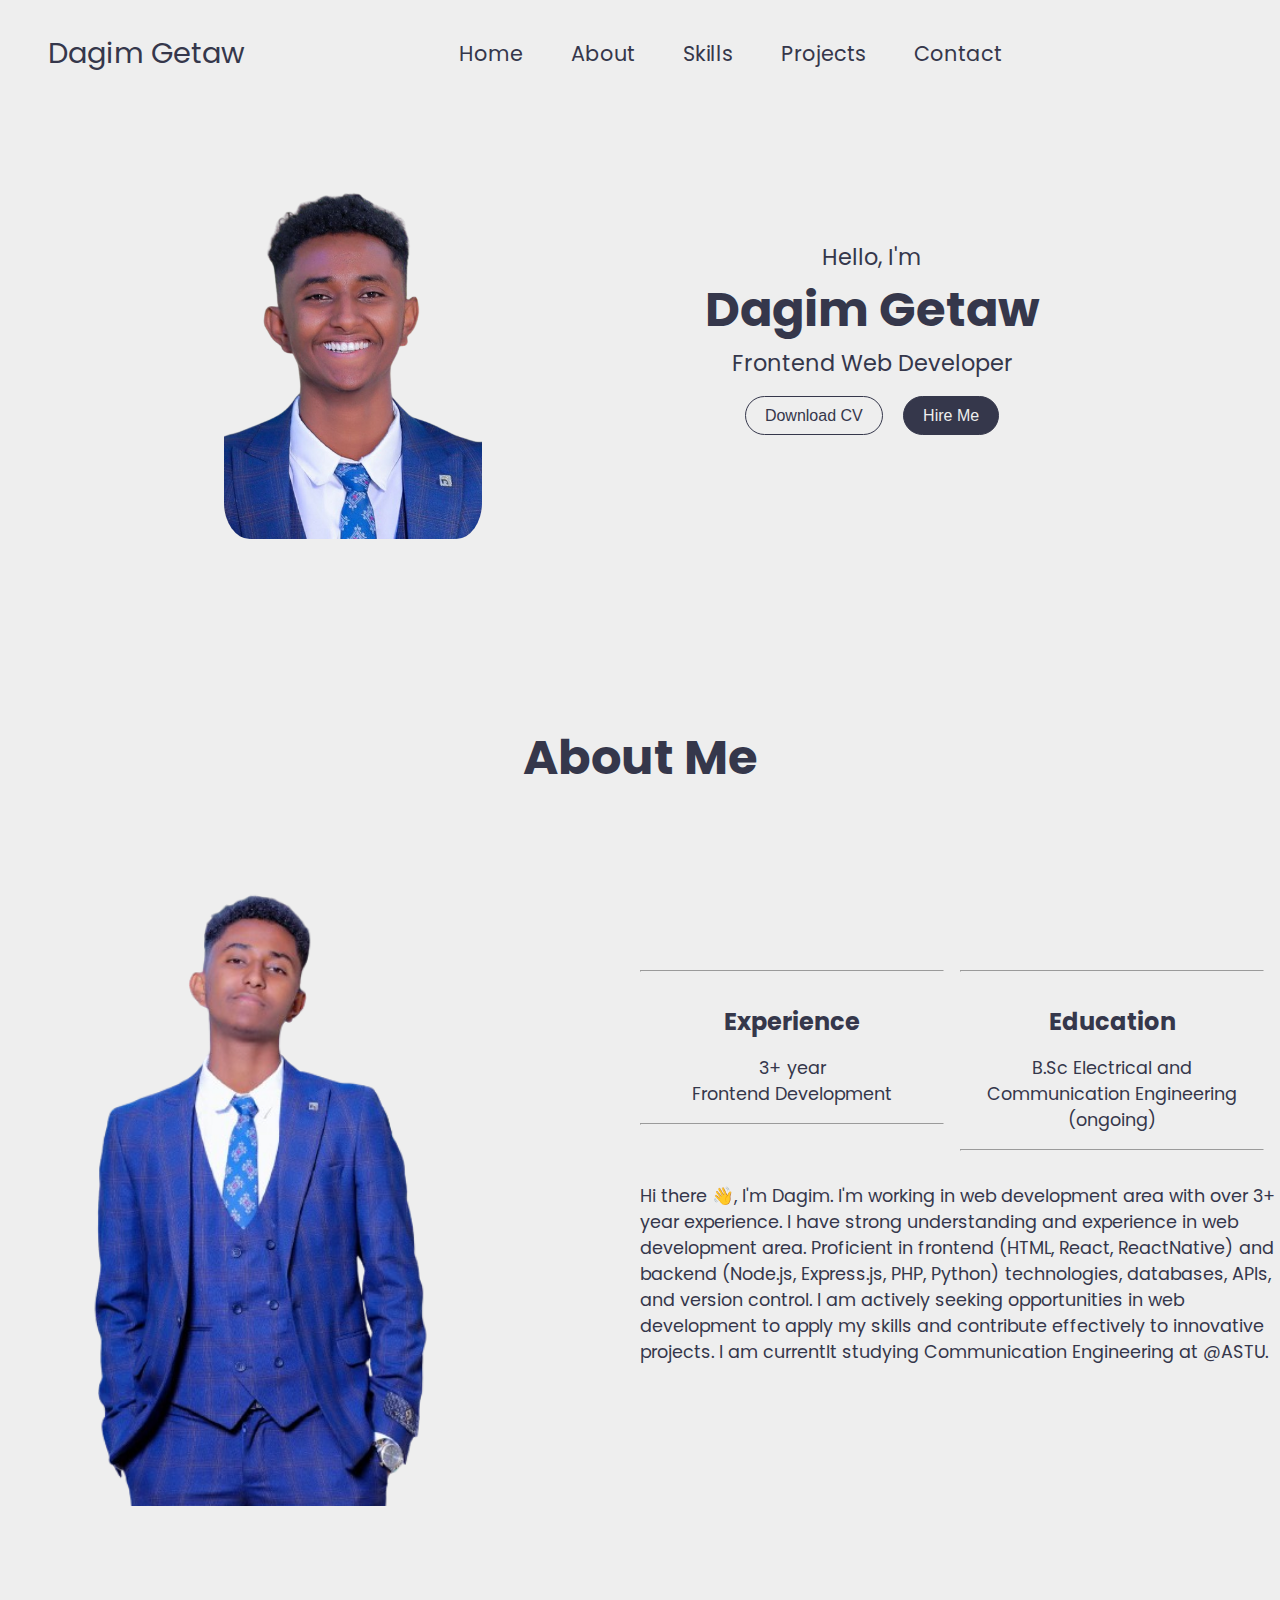
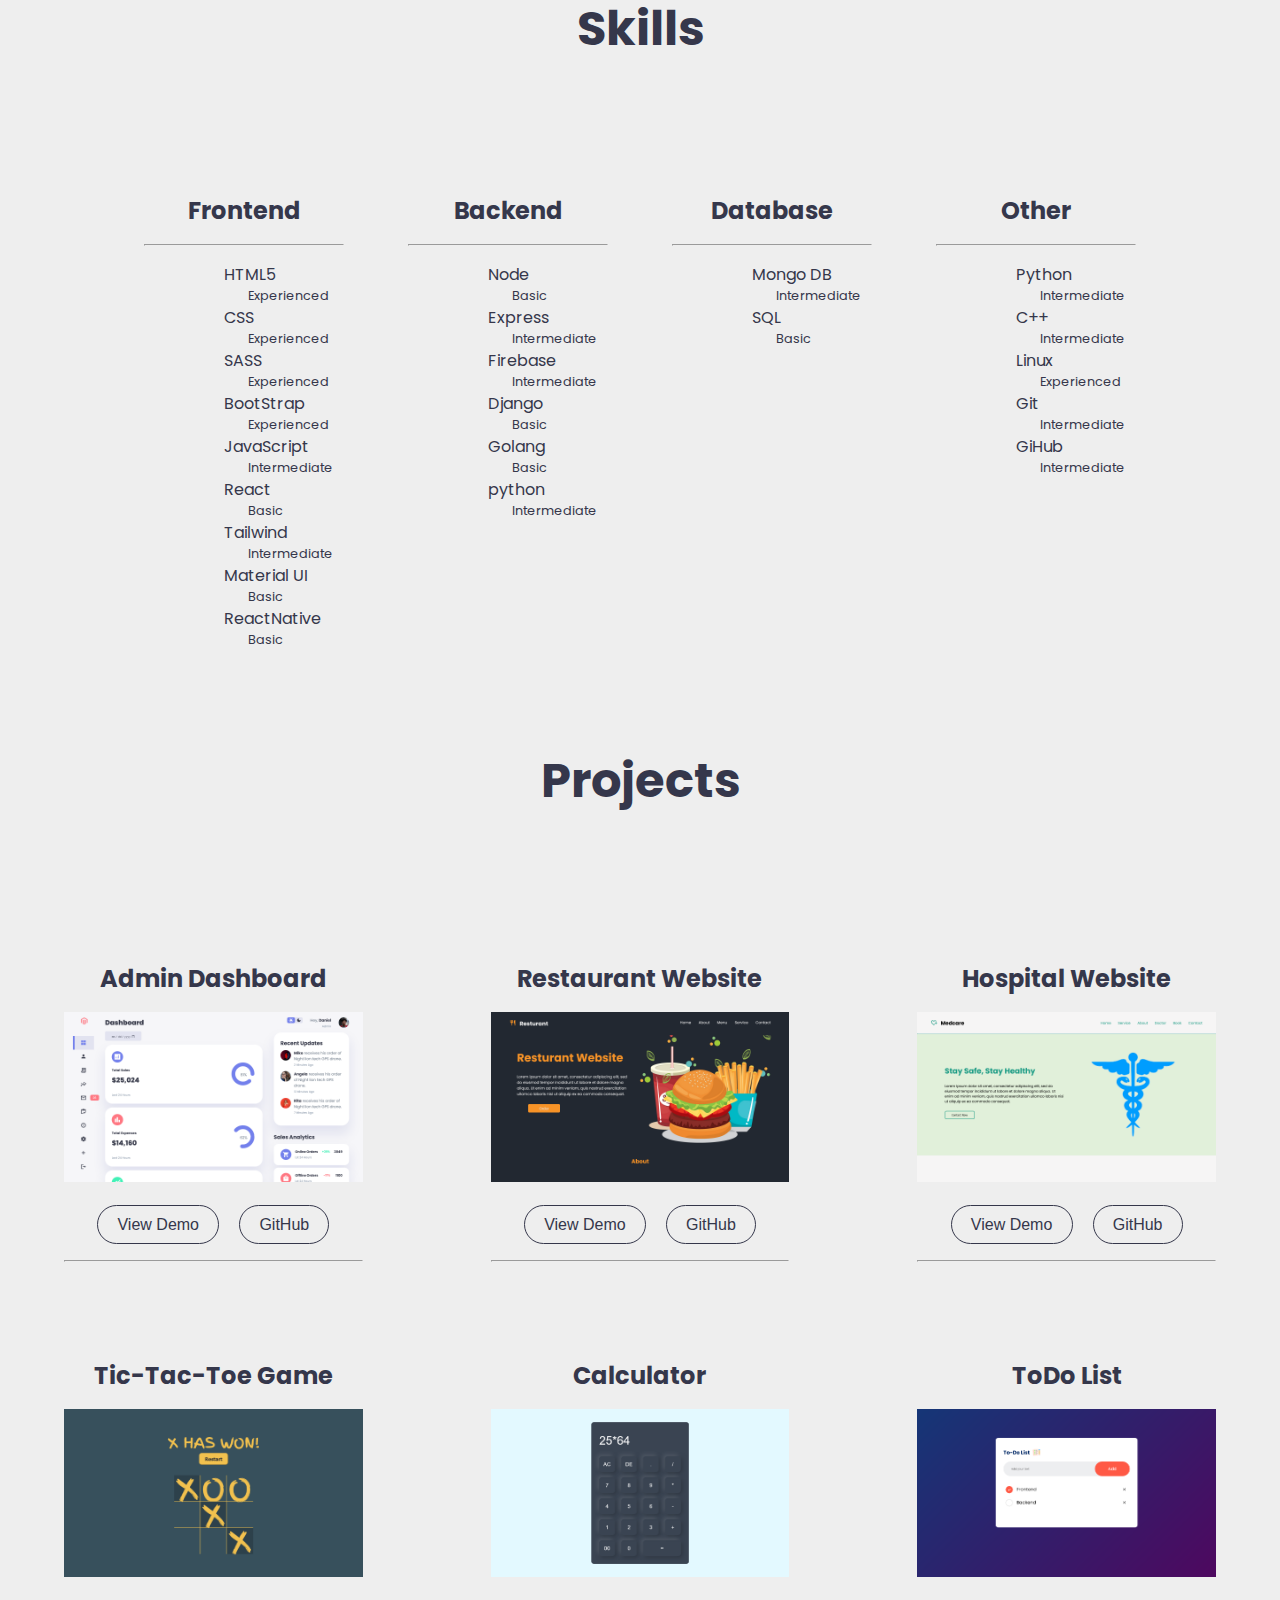
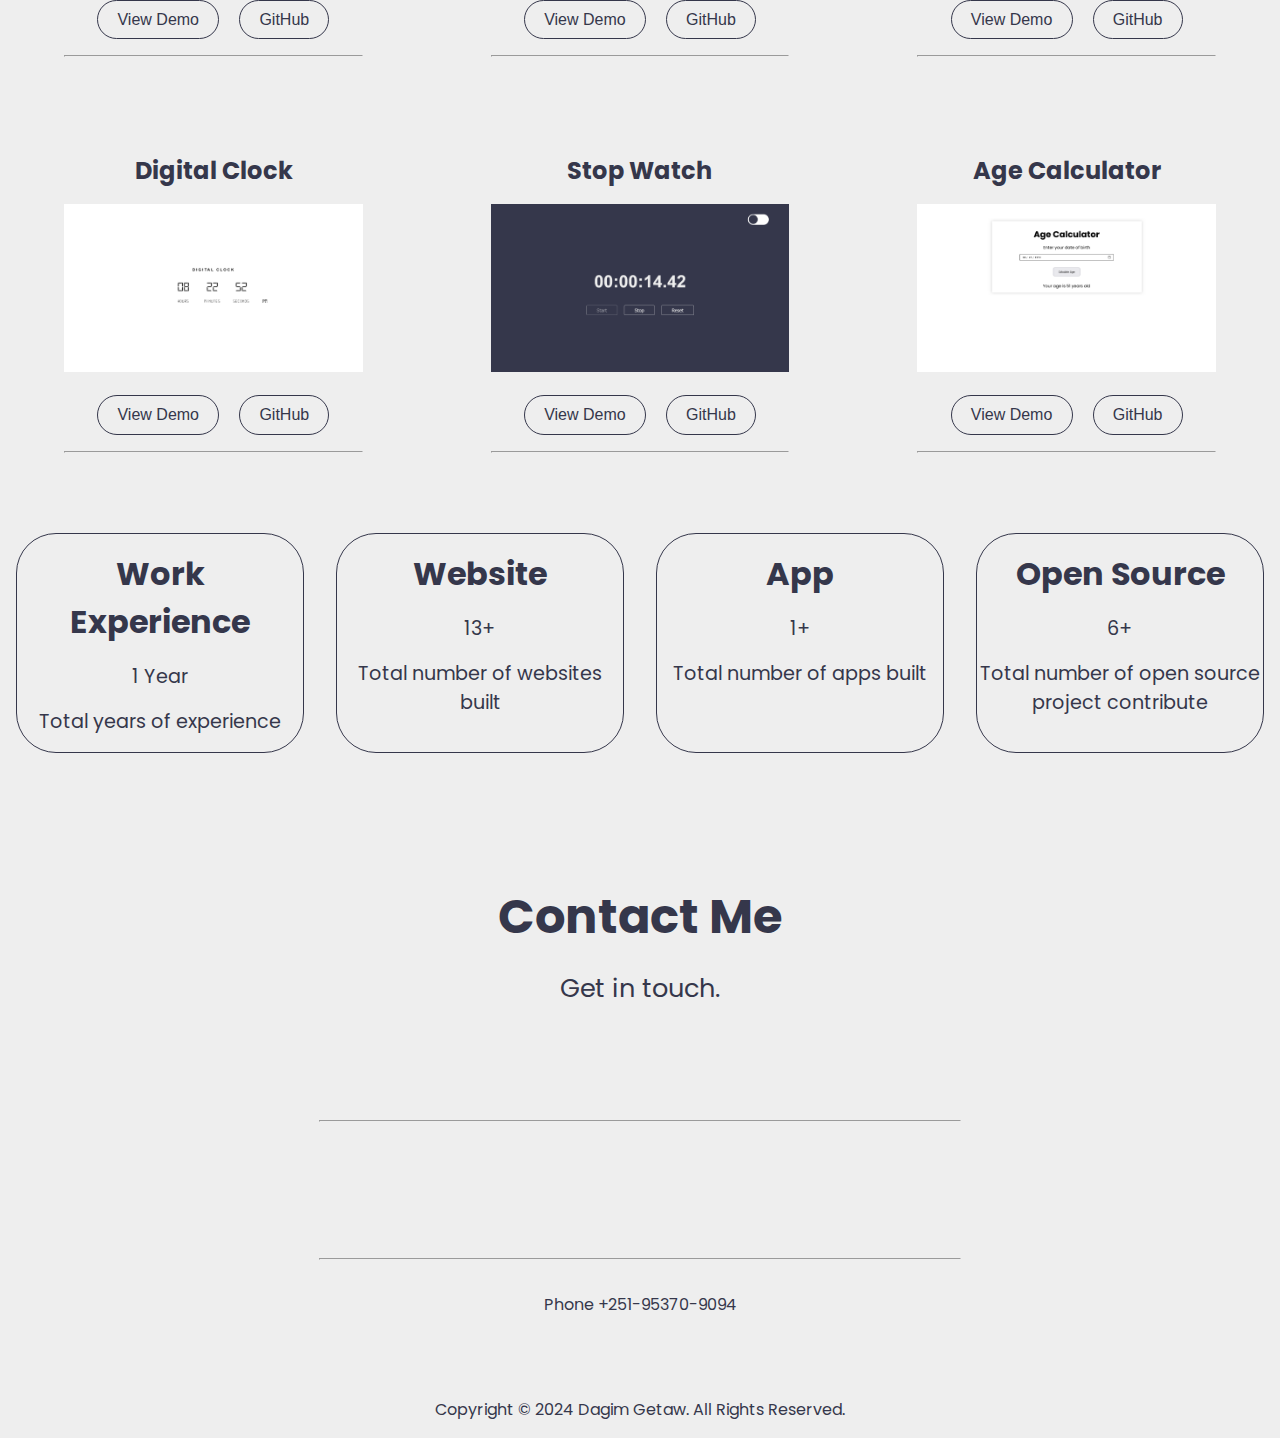
<file: index.html>
<!DOCTYPE html>
<html lang="en">
  <head>
    <meta charset="UTF-8" />
    <meta name="viewport" content="width=device-width, initial-scale=1.0" />
    <link
      rel="stylesheet"
      href="https://cdnjs.cloudflare.com/ajax/libs/font-awesome/6.5.2/css/all.min.css"
      integrity="sha512-SnH5WK+bZxgPHs44uWIX+LLJAJ9/2PkPKZ5QiAj6Ta86w+fsb2TkcmfRyVX3pBnMFcV7oQPJkl9QevSCWr3W6A=="
      crossorigin="anonymous"
      referrerpolicy="no-referrer"
    />
    <link rel="stylesheet" href="style.css" />
    <title>Dagim</title>
  </head>
  <body>
    <header>
      <p>Dagim Getaw</p>
      <ul class=".navbar">
        <li><a href="#Home">Home</a></li>
        <li><a href="#About">About</a></li>
        <li><a href="#Skills">Skills</a></li>
        <li><a href="#Projects">Projects</a></li>
        <li><a href="#Contact">Contact</a></li>
      </ul>
      <div id="toggle">
        <div id="changeColor">
          <i class="fa-solid fa-moon color"></i>
        </div>
        <div id="bar">
          <i class="fa-solid fa-bars bar"></i>
        </div>
      </div>
    </header>
    <!-- ---------------------------------------------------------------------------------- -->

    <!-- ---------------------------------------------------------------------------------- -->
    <div id="Home">
      <div class="profile">
        <img
          src="images/bg.png"
          alt="Dagim's Profile Photo"
          class="profile__photo"
        />
      </div>
      <div class="home__content">
        <p>Hello, I'm</p>
        <h2>Dagim Getaw</h2>
        <p>Frontend Web Developer</p>
        <div class="home__btn">
          <button><a href="file/Dagim's Resume.pdf">Download CV</a></button>
          <button>
            <a href="#"><i class="fa-brands fa-upwork"></i> Hire Me</a>
          </button>
        </div>
        <div class="home__icon">
          <a href="https://www.linkedin.com/in/dagimgetaw/">
            <i class="fa-brands fa-linkedin"></i
          ></a>
          <a href="https://github.com/dagimgetaw">
            <i class="fa-brands fa-github"></i
          ></a>
        </div>
      </div>
    </div>
    <div id="About">
      <h2 class="about__title">About Me</h2>
      <div class="about__page">
        <div class="about__profile">
          <img src="images/about-bg-remove.png" alt="Dagim's Profile Photo" />
        </div>
        <div class="about__content">
          <div class="about__box">
            <div class="box">
              <hr />
              <i class="fa-solid fa-computer"></i>
              <h2>Experience</h2>
              <p>3+ year</p>
              <p>Frontend Development</p>
              <hr />
            </div>
            <div class="box">
              <hr />
              <i class="fa-solid fa-graduation-cap"></i>
              <h2>Education</h2>
              <p>B.Sc Electrical and Communication Engineering (ongoing)</p>
              <hr />
            </div>
          </div>
          <p class="about__para">
            Hi there 👋, I'm Dagim. I'm working in web development area with
            over 3+ year experience. I have strong understanding and experience
            in web development area. Proficient in frontend (HTML, React, ReactNative) and backend (Node.js, Express.js, PHP, Python) technologies, databases, APIs, and version control.  I am actively seeking
            opportunities in web development to apply my skills and contribute
            effectively to innovative projects. I am currentlt studying Communication
            Engineering at @ASTU. 
          </p>
        </div>
      </div>
    </div>
    <div id="Skills">
      <h2 class="skill__title">Skills</h2>
      <div class="skill__box skill__page">
        <div class="box">
          <h2>Frontend</h2>
          <hr />
          <div class="skill">
            <p>HTML5</p>
            <p>Experienced</p>
          </div>
          <div class="skill">
            <p>CSS</p>
            <p>Experienced</p>
          </div>
          <div class="skill">
            <p>SASS</p>
            <p>Experienced</p>
          </div>
          <div class="skill">
            <p>BootStrap</p>
            <p>Experienced</p>
          </div>
          <div class="skill">
            <p>JavaScript</p>
            <p>Intermediate</p>
          </div>
          <div class="skill">
            <p>React</p>
            <p>Basic</p>
          </div>
          <div class="skill">
            <p>Tailwind</p>
            <p>Intermediate</p>
          </div>
          <div class="skill">
            <p>Material UI</p>
            <p>Basic</p>
          </div>
          <div class="skill">
            <p>ReactNative</p>
            <p>Basic</p>
          </div>
        </div>
        <div class="box">
          <h2>Backend</h2>
          <hr />
          <div class="skill">
            <p>Node</p>
            <p>Basic</p>
          </div>
          <div class="skill">
            <p>Express</p>
            <p>Intermediate</p>
          </div>
          <div class="skill">
            <p>Firebase</p>
            <p>Intermediate</p>
          </div>
          <div class="skill">
            <p>Django</p>
            <p>Basic</p>
          </div>
          <div class="skill">
            <p>Golang</p>
            <p>Basic</p>
          </div>
          <div class="skill">
            <p>python</p>
            <p>Intermediate</p>
          </div>
        </div>
        <div class="box">
          <h2>Database</h2>
          <hr />
          <div class="skill">
            <p>Mongo DB</p>
            <p>Intermediate</p>
          </div>
          <div class="skill">
            <p>SQL</p>
            <p>Basic</p>
          </div>
        </div>
        <div class="box">
          <h2>Other</h2>
          <hr />
          <div class="skill">
            <p>Python</p>
            <p>Intermediate</p>
          </div>
          <div class="skill">
            <p>C++</p>
            <p>Intermediate</p>
          </div>
          <div class="skill">
            <p>Linux</p>
            <p>Experienced</p>
          </div>
          <div class="skill">
            <p>Git</p>
            <p>Intermediate</p>
          </div>
          <div class="skill">
            <p>GiHub</p>
            <p>Intermediate</p>
          </div>
        </div>
      </div>
    </div>
    <div id="Projects">
      <h2 class="project__title">Projects</h2>
      <div class="project__page">
        <div class="box">
          <h2>Admin Dashboard</h2>
          <img src="project-images/Dashboard.png" alt="" />
          <button>
            <a href="project/Responsive-Admin-Dashboard/index.html"
              >View Demo</a
            >
          </button>
          <button>
            <a href="https://github.com/dagimgetaw/Responsive-Admin-Dashboard"
              >GitHub</a
            >
          </button>
          <hr />
        </div>
        <div class="box">
          <h2>Restaurant Website</h2>
          <img src="project-images/Resturant.png" alt="" />
          <button>
            <a href="project/Responsive-Restaurant-Website/index.html"
              >View Demo</a
            >
          </button>
          <button>
            <a
              href="https://github.com/dagimgetaw/Responsive-Restaurant-Website"
              >GitHub</a
            >
          </button>
          <hr />
        </div>
        <div class="box">
          <h2>Hospital Website</h2>
          <img src="project-images/Hospital.png" alt="" />
          <button>
            <a href="project/Responsive-Hospital-Website/index.html"
              >View Demo</a
            >
          </button>
          <button>
            <a href="https://github.com/dagimgetaw/Responsive-Hospital-Website"
              >GitHub</a
            >
          </button>
          <hr />
        </div>
        <div class="box">
          <h2>Tic-Tac-Toe Game</h2>
          <img src="project-images/Tic Tac Toe.png" alt="" />
          <button>
            <a href="project/Tic-Tac-Toe/index.html">View Demo</a>
          </button>
          <button>
            <a href="https://github.com/dagimgetaw/Tic-Tac-Toe">GitHub</a>
          </button>
          <hr />
        </div>
        <div class="box">
          <h2>Calculator</h2>
          <img src="project-images/Calculator.png" alt="" />
          <button>
            <a href="project/Calculator/index.html">View Demo</a>
          </button>
          <button>
            <a href="https://github.com/dagimgetaw/Calculator">GitHub</a>
          </button>
          <hr />
        </div>
        <div class="box">
          <h2>ToDo List</h2>
          <img src="project-images/To-Do List.png" alt="" />
          <button>
            <a href="project/To-do_list/index.html">View Demo</a>
          </button>
          <button>
            <a href="https://github.com/dagimgetaw/To-do_list">GitHub</a>
          </button>
          <hr />
        </div>
        <div class="box">
          <h2>Digital Clock</h2>
          <img src="project-images/Digital Clock.png" alt="" />
          <button>
            <a href="project/Digital-Clock/index.html">View Demo</a>
          </button>
          <button>
            <a href="https://github.com/dagimgetaw/Digital-Clock">GitHub</a>
          </button>
          <hr />
        </div>
        <div class="box">
          <h2>Stop Watch</h2>
          <img src="project-images/Stop Watch.png" alt="" />
          <button>
            <a href="project/stop-watch/index.html">View Demo</a>
          </button>
          <button>
            <a href="https://github.com/dagimgetaw/stop-watch">GitHub</a>
          </button>
          <hr />
        </div>
        <div class="box">
          <h2>Age Calculator</h2>
          <img src="project-images/Age Calculator.png" alt="" />
          <button>
            <a href="project/Age-calculator-codealpha-task-one/index.html"
              >View Demo</a
            >
          </button>
          <button>
            <a
              href="https://github.com/dagimgetaw/Age-calculator-codealpha-task-one"
              >GitHub</a
            >
          </button>
          <hr />
        </div>
      </div>
      <div class="project__page__two">
        <div class="project__first">
          <h2>Work Experience</h2>
          <p>1 Year</p>
          <p>Total years of experience</p>
        </div>
        <div class="project__second">
          <h2>Website</h2>
          <p>13+</p>
          <p>Total number of websites built</p>
        </div>
        <div class="project__third">
          <h2>App</h2>
          <p>1+</p>
          <p>Total number of apps built</p>
        </div>
        <div class="project__first">
          <h2>Open Source</h2>
          <p>6+</p>
          <p>Total number of open source project contribute</p>
        </div>
      </div>
    </div>
    <div id="Contact">
      <h2 class="contact__title">Contact Me</h2>
      <p class="contact__para">Get in touch.</p>
      <div class="contact__page">
        <hr />
        <a
          href="https://mail.google.com/mail/?view=cm&amp;to=dagimgetaw27@gmail.com"
          ><i class="fa-solid fa-envelope"></i
        ></a>
        <a href="https://www.linkedin.com/in/dagimgetaw/"
          ><i class="fa-brands fa-linkedin"></i
        ></a>
        <a href="http://Wa.me/+251707865370"
          ><i class="fa-brands fa-whatsapp"></i
        ></a>
        <a href="tg://resolve?domain=dagim711"
          ><i class="fa-brands fa-telegram"></i
        ></a>
        <hr />
      </div>
      <p class="phone__number">
        <i class="fa-solid fa-phone"></i> Phone +251-95370-9094
      </p>
    </div>
    <footer>
      <p>Copyright © 2024 Dagim Getaw. All Rights Reserved.</p>
    </footer>
    <script src="script.js"></script>
  </body>
</html>
</file>
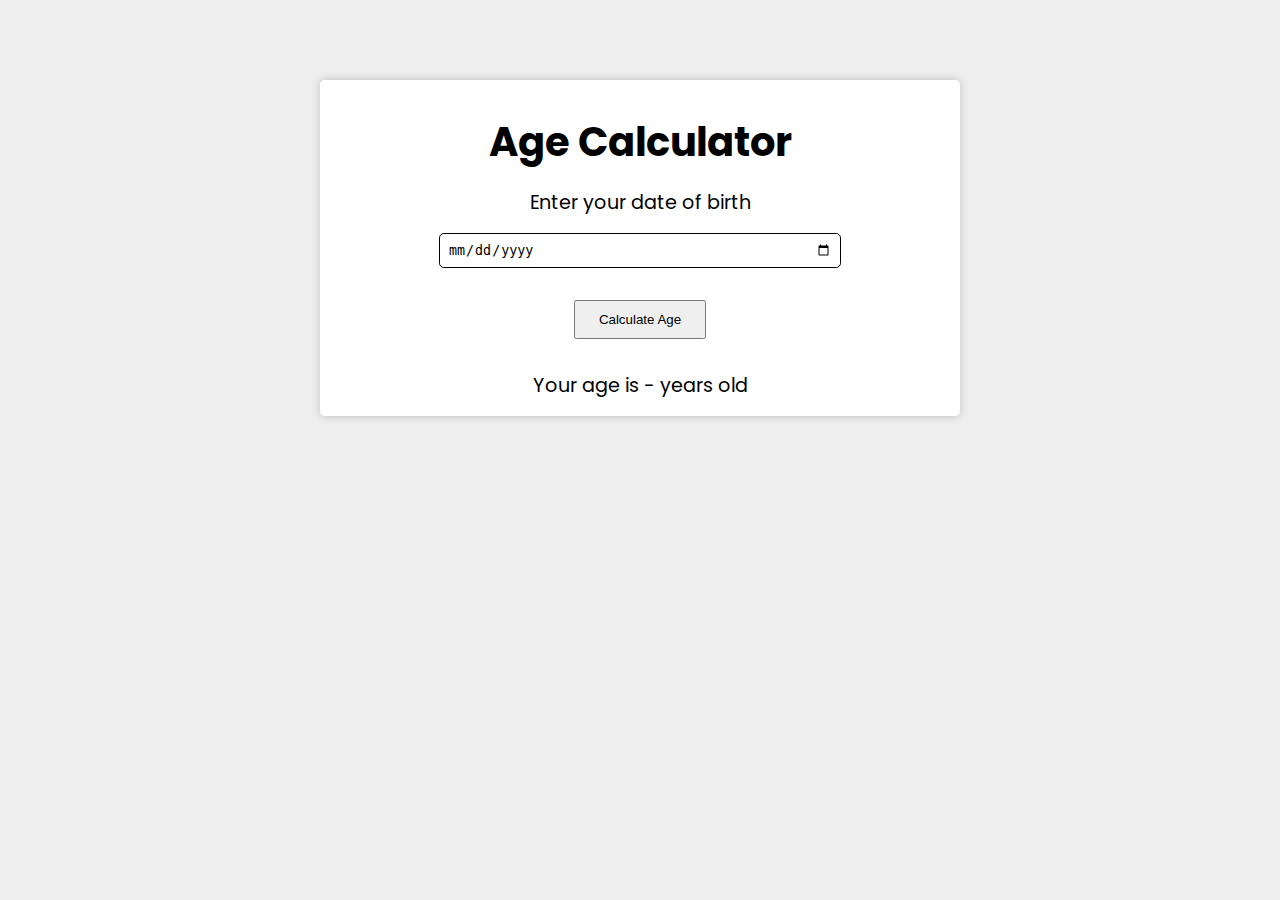
<file: project/Age-calculator-codealpha-task-one/index.html>
<!DOCTYPE html>
<html lang="en">
  <head>
    <meta charset="UTF-8" />
    <meta name="viewport" content="width=device-width, initial-scale=1.0" />
    <link rel="stylesheet" href="style.css" />
    <title>Age Calculator</title>
  </head>
  <body>
    <div class="box">
      <h2>Age Calculator</h2>
      <p>Enter your date of birth</p>
      <form>
        <input type="date" name="" id="birthday" />
      </form>
      <button type="button" id="btn">Calculate Age</button>
      <p id="result">Your age is - years old</p>
    </div>
    <script src="script.js"></script>
  </body>
</html>
</file>
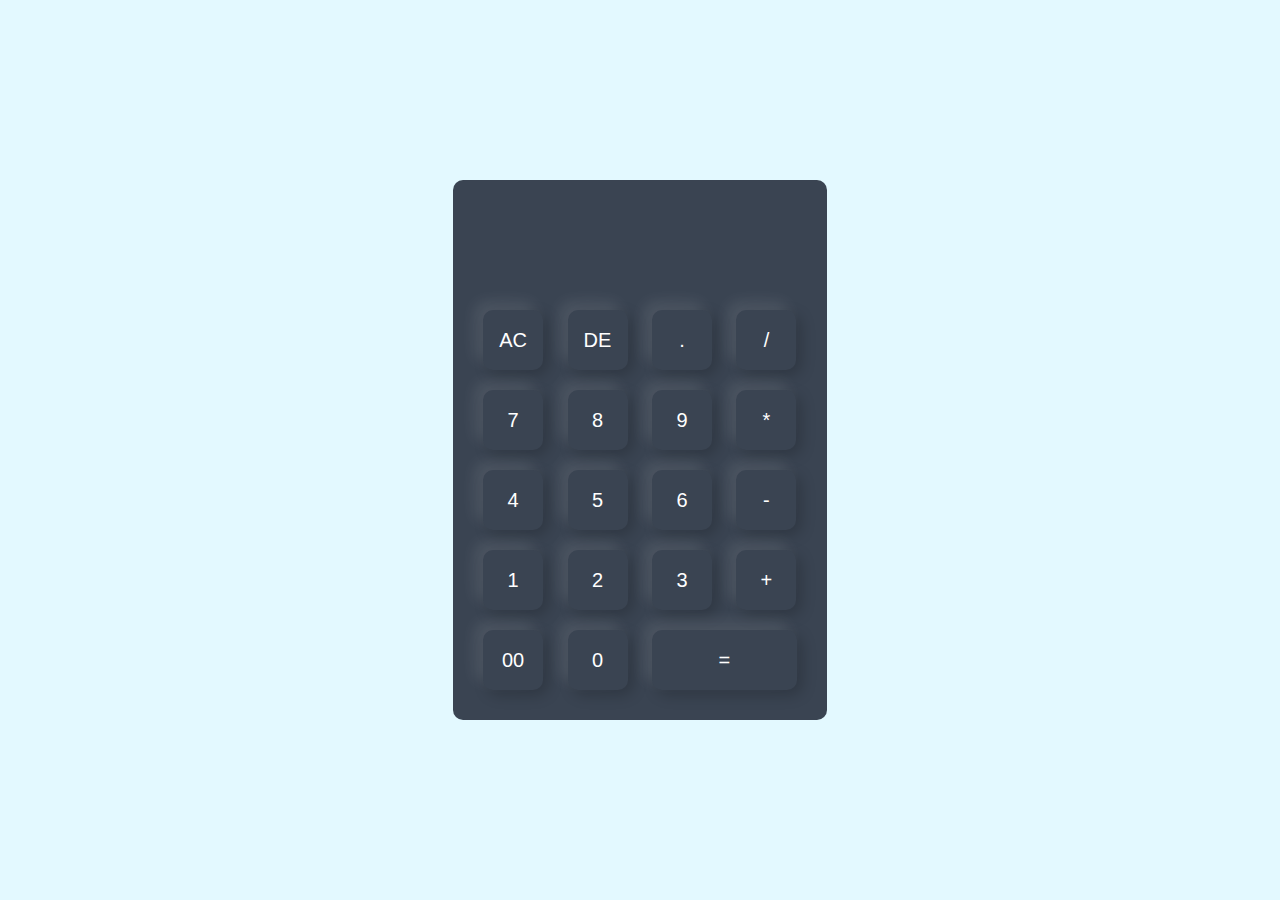
<file: project/Calculator/index.html>
<!DOCTYPE html>
<html lang="en">
<head>
    <meta charset="UTF-8">
    <meta name="viewport" content="width=device-width, initial-scale=1.0">
    <link rel="stylesheet" href="style.css">
    <title>Calculator</title>
</head>
<body>
    
    <div class="conatiner">
        <div class="calculator">
            <form>
                <div class="display">
                    <input type="text" name="display">
                </div>
                <div>
                    <input type="button" value="AC" onclick="display.value = ' ' ">
                    <input type="button" value="DE" onclick="display.value = display.value.toString().slice(0, -1)">
                    <input type="button" value="." onclick="display.value += '.' ">
                    <input type="button" value="/" onclick="display.value += '/' ">
                </div>
                <div>
                    <input type="button" value="7" onclick="display.value += '7' ">
                    <input type="button" value="8" onclick="display.value += '8' ">
                    <input type="button" value="9" onclick="display.value += '9' " >
                    <input type="button" value="*" onclick="display.value += '*' ">
                </div>
                <div>
                    <input type="button" value="4" onclick="display.value += '4' ">
                    <input type="button" value="5" onclick="display.value += '5' ">
                    <input type="button" value="6" onclick="display.value += '6' ">
                    <input type="button" value="-" onclick="display.value += '-' ">
                </div>
                <div>
                    <input type="button" value="1" onclick="display.value += '1' ">
                    <input type="button" value="2" onclick="display.value += '2' ">
                    <input type="button" value="3" onclick="display.value += '3' ">
                    <input type="button" value="+" onclick="display.value += '+' ">
                </div>
                <div>
                    <input type="button" value="00" onclick="display.value += '00' ">
                    <input type="button" value="0" onclick="display.value += '0' ">
                    <input type="button" value="=" class="equal" onclick="display.value = eval(display.value)">
                </div>
            </form>
        </div>
    </div>

</body>
</html>
</file>
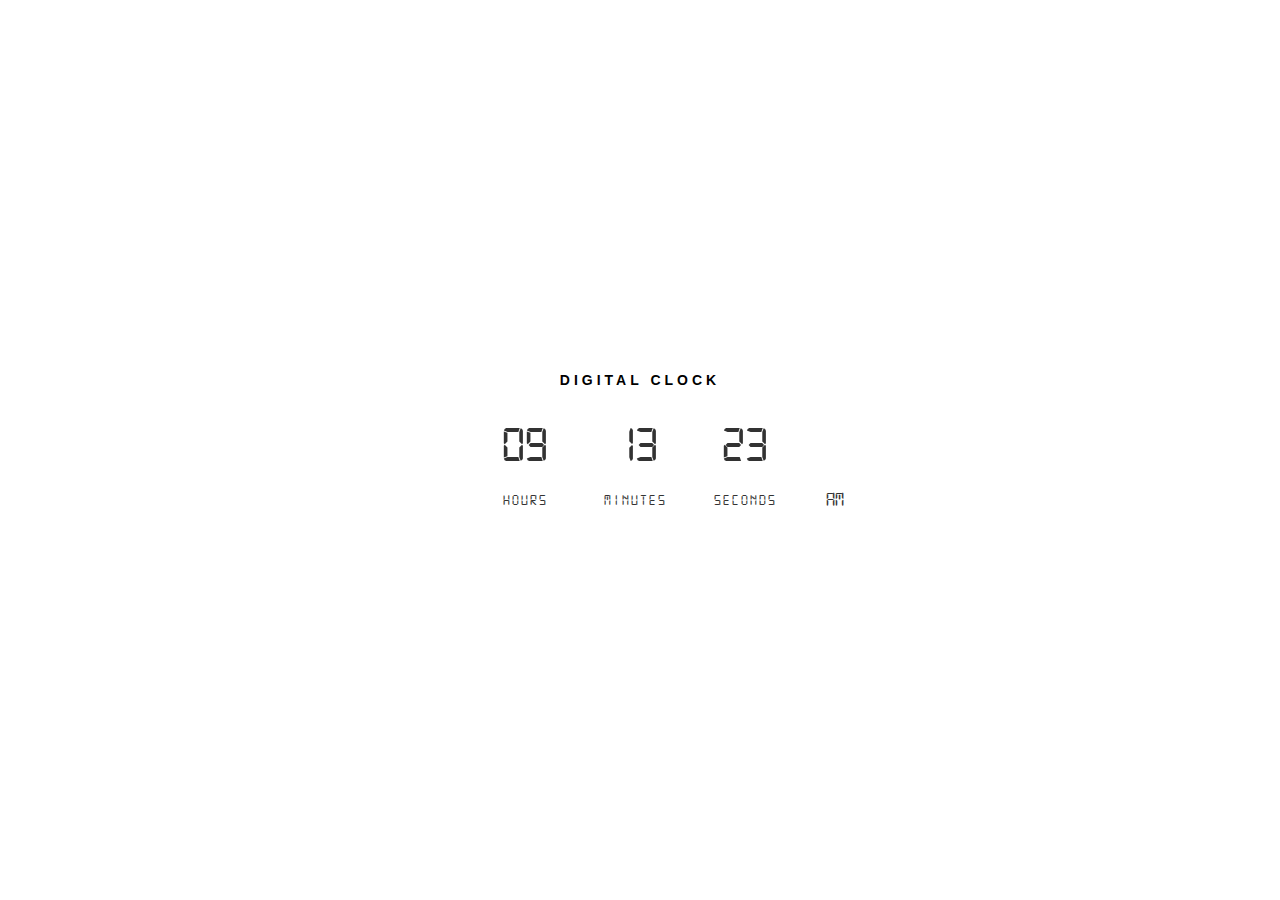
<file: project/Digital-Clock/index.html>
<!DOCTYPE html>
<html lang="en">
<head>
    <meta charset="UTF-8">
    <meta name="viewport" content="width=device-width, initial-scale=1.0">
    <link rel="stylesheet" href="style.css">
    <title>Digital Clock</title>
</head>
<body>
    
    <body>
        <h2>Digital Clock</h2>
        <div class="clock">
          <div>
            <span id="hour">00</span>
            <span class="text">Hours</span>
          </div>
          <div>
            <span id="minutes">00</span>
            <span class="text">Minutes</span>
          </div>
          <div>
            <span id="seconds">00</span>
            <span class="text">Seconds</span>
          </div>
          <div>
            <span id="ampm">AM</span>
          </div>
        </div>
        <div class="dark">
            <input type="checkbox" id="dark-mode" class="input" />
            <label for="dark-mode" class="label">
              <div class="circle"></div>
            </label>
        </div>
        <script src="index.js"></script>
      </body>

</body>
</html>
</file>
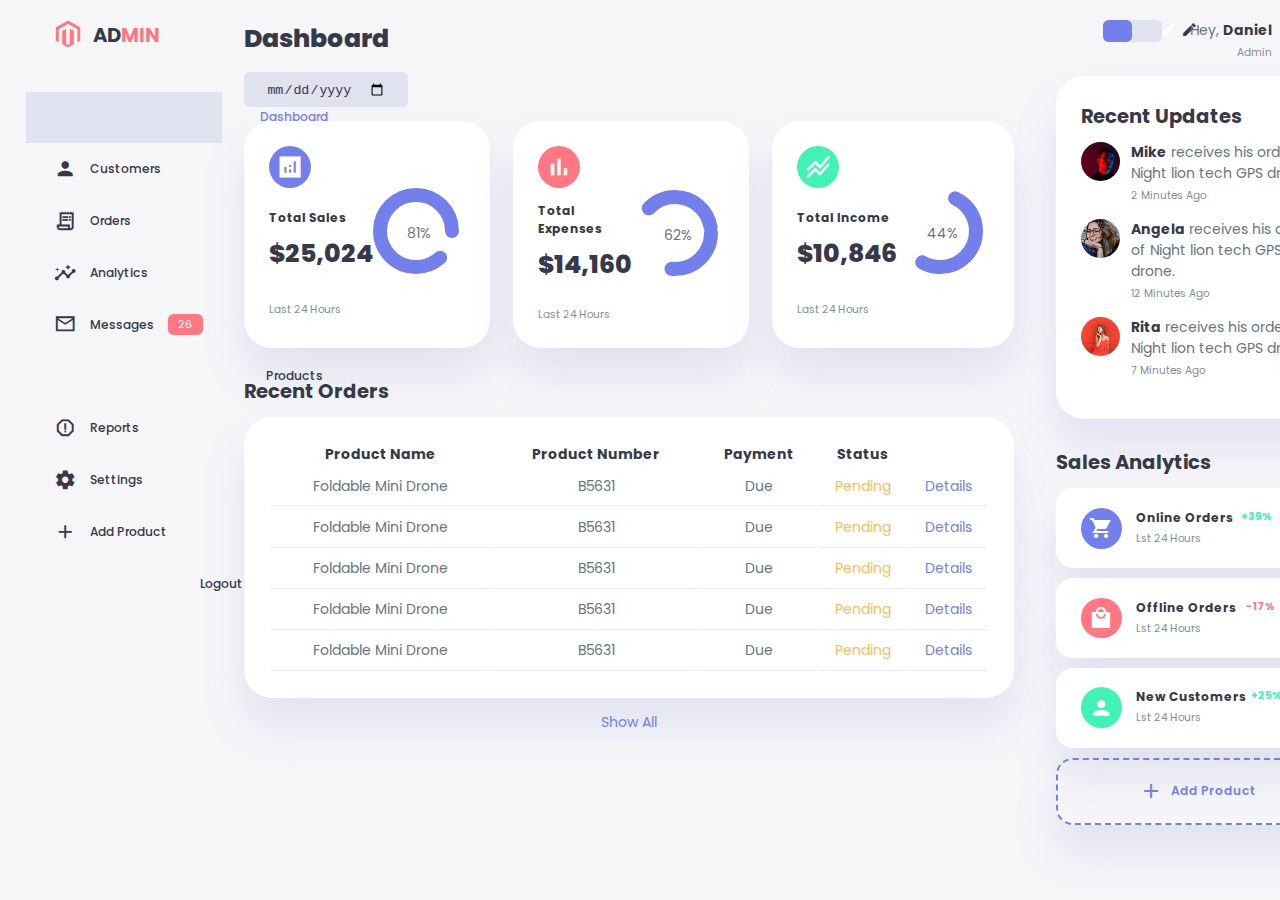
<file: project/Responsive-Admin-Dashboard/index.html>
<!DOCTYPE html>
<html lang="en">
  <head>
    <meta charset="UTF-8" />
    <meta name="viewport" content="width=device-width, initial-scale=1.0" />
    <!-- Material Icon  -->
    <link
      href="https://fonts.googleapis.com/css2?family=Material+Icons+Sharp"
      rel="stylesheet"
    />
    <link rel="stylesheet" href="style.css" />
    <title>Dashboard</title>
  </head>
  <body>
    <div class="conatiner">
      <aside>
        <div class="top">
          <div class="logo">
            <img src="images/logo.png" alt="" />
            <h2>AD<span class="danger">MIN</span></h2>
          </div>
          <div class="close" id="close-btn">
            <span class="material-icons-sharp"> close </span>
          </div>
        </div>
        <div class="sidebar">
          <a href="#" class="active">
            <span class="material-icons-sharp"> grid_view </span>
            <h3>Dashboard</h3>
          </a>
          <a href="#">
            <span class="material-icons-sharp"> person </span>
            <h3>Customers</h3>
          </a>
          <a href="#">
            <span class="material-icons-sharp"> receipt_long </span>
            <h3>Orders</h3>
          </a>
          <a href="#">
            <span class="material-icons-sharp"> insights </span>
            <h3>Analytics</h3>
          </a>
          <a href="#">
            <span class="material-icons-sharp"> mail_outline </span>
            <h3>Messages</h3>
            <span class="message-count">26</span>
          </a>
          <a href="#">
            <span class="material-icons-sharp"> inventory </span>
            <h3>Products</h3>
          </a>
          <a href="#">
            <span class="material-icons-sharp"> report_gmailerrorred </span>
            <h3>Reports</h3>
          </a>
          <a href="#">
            <span class="material-icons-sharp"> settings </span>
            <h3>Settings</h3>
          </a>
          <a href="#">
            <span class="material-icons-sharp"> add </span>
            <h3>Add Product</h3>
          </a>
          <a href="#">
            <span class="material-icons-sharp"> logout </span>
            <h3>Logout</h3>
          </a>
        </div>
      </aside>
      <main>
        <h1>Dashboard</h1>
        <div class="date">
          <input type="date" />
        </div>
        <div class="insights">
          <div class="sales">
            <span class="material-icons-sharp">analytics</span>
            <div class="middle">
              <div class="left">
                <h3>Total Sales</h3>
                <h1>$25,024</h1>
              </div>
              <div class="progress">
                <svg>
                  <circle cx="38" cy="38" r="36"></circle>
                </svg>
                <div class="number">
                  <p>81%</p>
                </div>
              </div>
            </div>
            <small class="text-muted">Last 24 Hours</small>
          </div>
          <div class="expenses">
            <span class="material-icons-sharp">bar_chart</span>
            <div class="middle">
              <div class="left">
                <h3>Total Expenses</h3>
                <h1>$14,160</h1>
              </div>
              <div class="progress">
                <svg>
                  <circle cx="38" cy="38" r="36"></circle>
                </svg>
                <div class="number">
                  <p>62%</p>
                </div>
              </div>
            </div>
            <small class="text-muted">Last 24 Hours</small>
          </div>
          <div class="income">
            <span class="material-icons-sharp">stacked_line_chart</span>
            <div class="middle">
              <div class="left">
                <h3>Total Income</h3>
                <h1>$10,846</h1>
              </div>
              <div class="progress">
                <svg>
                  <circle cx="38" cy="38" r="36"></circle>
                </svg>
                <div class="number">
                  <p>44%</p>
                </div>
              </div>
            </div>
            <small class="text-muted">Last 24 Hours</small>
          </div>
        </div>

        <div class="recent-orders">
          <h2>Recent Orders</h2>
          <table>
            <thead>
              <tr>
                <th>Product Name</th>
                <th>Product Number</th>
                <th>Payment</th>
                <th>Status</th>
                <th></th>
              </tr>
            </thead>
            <tbody>
              <tr>
                <td>Foldable Mini Drone</td>
                <td>B5631</td>
                <td>Due</td>
                <td class="warning">Pending</td>
                <td class="primary">Details</td>
              </tr>
              <tr>
                <td>Foldable Mini Drone</td>
                <td>B5631</td>
                <td>Due</td>
                <td class="warning">Pending</td>
                <td class="primary">Details</td>
              </tr>
              <tr>
                <td>Foldable Mini Drone</td>
                <td>B5631</td>
                <td>Due</td>
                <td class="warning">Pending</td>
                <td class="primary">Details</td>
              </tr>
              <tr>
                <td>Foldable Mini Drone</td>
                <td>B5631</td>
                <td>Due</td>
                <td class="warning">Pending</td>
                <td class="primary">Details</td>
              </tr>
              <tr>
                <td>Foldable Mini Drone</td>
                <td>B5631</td>
                <td>Due</td>
                <td class="warning">Pending</td>
                <td class="primary">Details</td>
              </tr>
            </tbody>
          </table>
          <a href="#">Show All</a>
        </div>
      </main>
      <div class="right">
        <div class="top">
          <button id="menu-btn">
            <span class="material-icons-sharp"> menu </span>
          </button>
          <div class="theme-toggler">
            <span class="material-icons-sharp active"> light_mode </span>
            <span class="material-icons-sharp"> dark_mode </span>
          </div>
          <div class="profile">
            <div class="info">
              <p>Hey, <b>Daniel</b></p>
              <small class="text-muted">Admin</small>
            </div>
            <div class="profile-photo">
              <img src="images/profile-1.jpg" alt="" />
            </div>
          </div>
        </div>
        <div class="recent-updates">
          <h2>Recent Updates</h2>
          <div class="updates">
            <div class="update">
              <div class="profile-photo">
                <img src="images/profile-2.jpg" alt="" />
              </div>
              <div class="message">
                <p>
                  <b>Mike</b> receives his order of Night lion tech GPS drone.
                </p>
                <small class="text-muted">2 Minutes Ago</small>
              </div>
            </div>
            <div class="update">
              <div class="profile-photo">
                <img src="images/profile-3.jpg" alt="" />
              </div>
              <div class="message">
                <p>
                  <b>Angela</b> receives his order of Night lion tech GPS drone.
                </p>
                <small class="text-muted">12 Minutes Ago</small>
              </div>
            </div>
            <div class="update">
              <div class="profile-photo">
                <img src="images/profile-4.jpg" alt="" />
              </div>
              <div class="message">
                <p>
                  <b>Rita</b> receives his order of Night lion tech GPS drone.
                </p>
                <small class="text-muted">7 Minutes Ago</small>
              </div>
            </div>
          </div>
        </div>
        <div class="sales-analytics">
          <h2>Sales Analytics</h2>
          <div class="item online">
            <div class="icon">
              <span class="material-icons-sharp"> shopping_cart </span>
            </div>
            <div class="right">
              <div class="info">
                <h3>Online Orders</h3>
                <small class="text-muted">Lst 24 Hours</small>
              </div>
              <h5 class="success">+39%</h5>
              <h3>3849</h3>
            </div>
          </div>
          <div class="item offline">
            <div class="icon">
              <span class="material-icons-sharp"> local_mall </span>
            </div>
            <div class="right">
              <div class="info">
                <h3>Offline Orders</h3>
                <small class="text-muted">Lst 24 Hours</small>
              </div>
              <h5 class="danger">-17%</h5>
              <h3>1100</h3>
            </div>
          </div>
          <div class="item customers">
            <div class="icon">
              <span class="material-icons-sharp"> person </span>
            </div>
            <div class="right">
              <div class="info">
                <h3>New Customers</h3>
                <small class="text-muted">Lst 24 Hours</small>
              </div>
              <h5 class="success">+25%</h5>
              <h3>349</h3>
            </div>
          </div>
          <div class="item add-product">
            <div>
              <span class="material-icons-sharp"> add </span>
              <h3>Add Product</h3>
            </div>
          </div>
        </div>
      </div>
    </div>
  </body>

  <script src="index.js"></script>
</html>
</file>
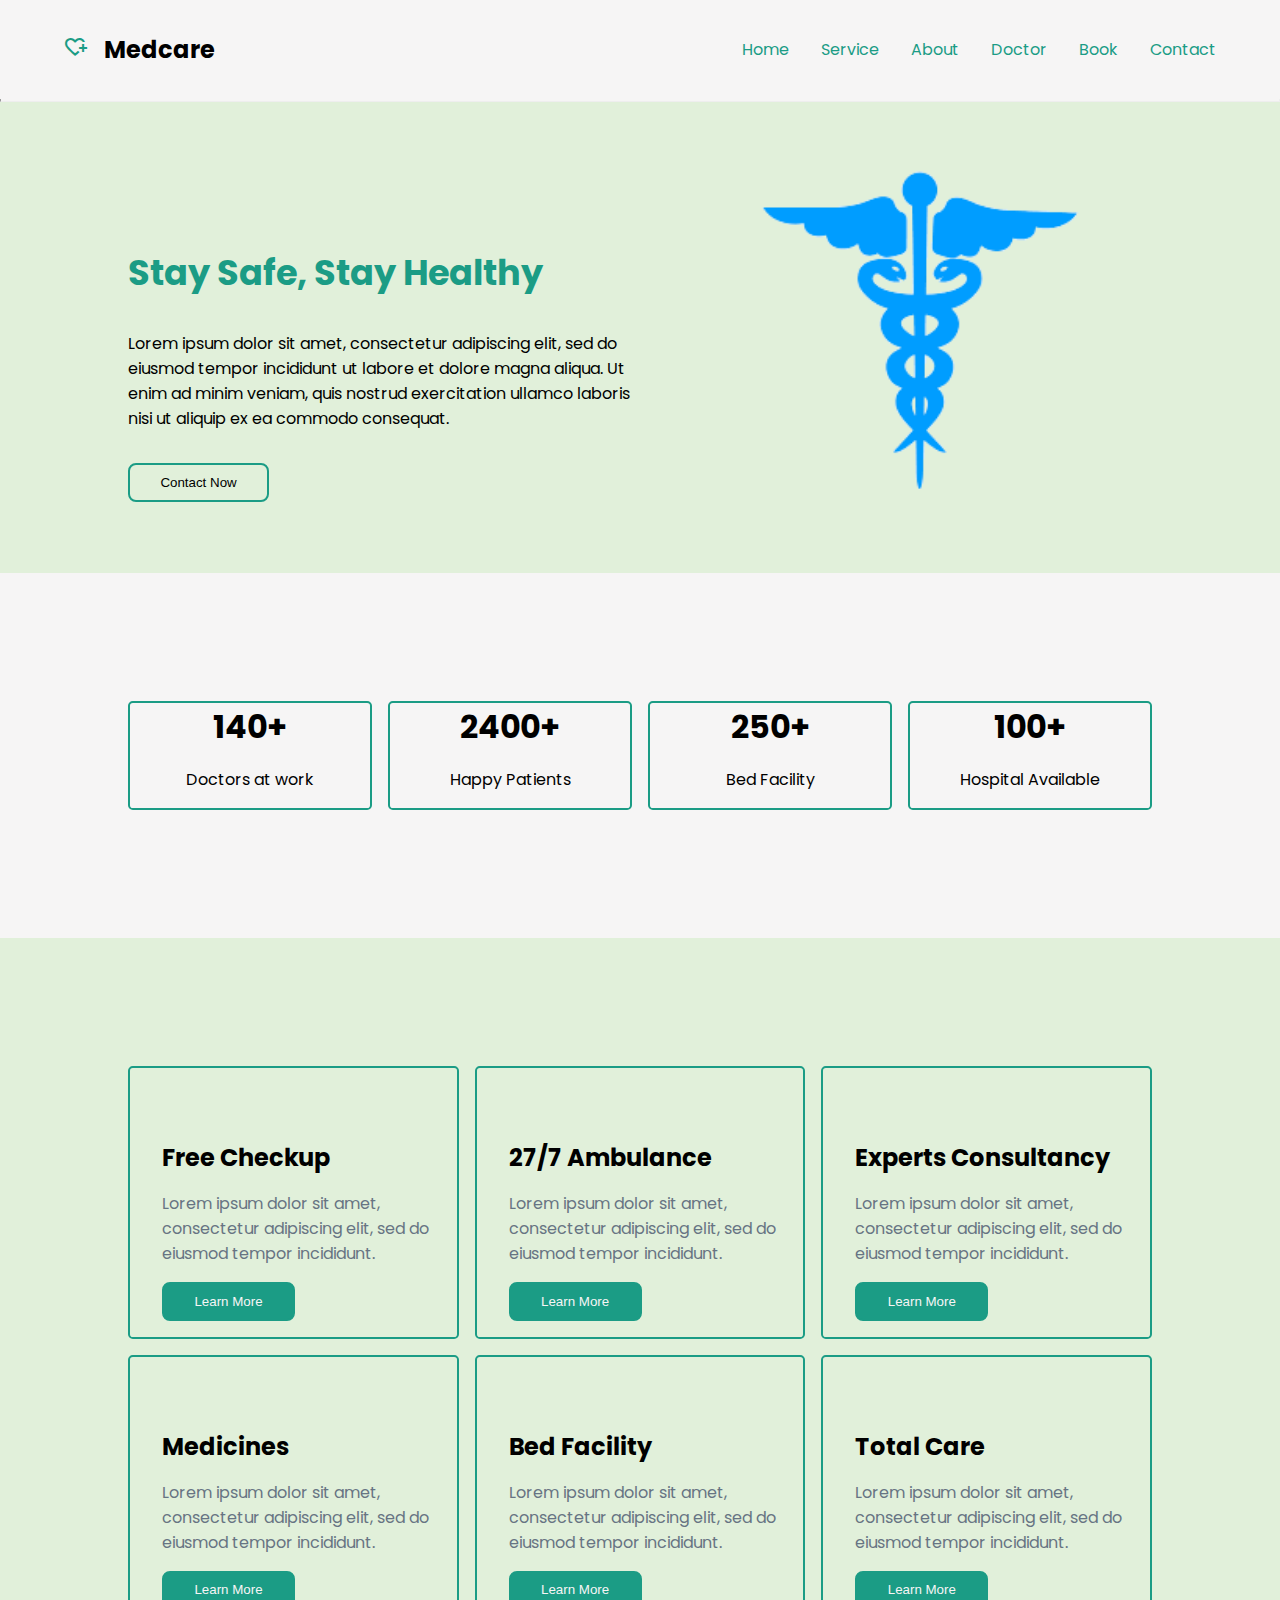
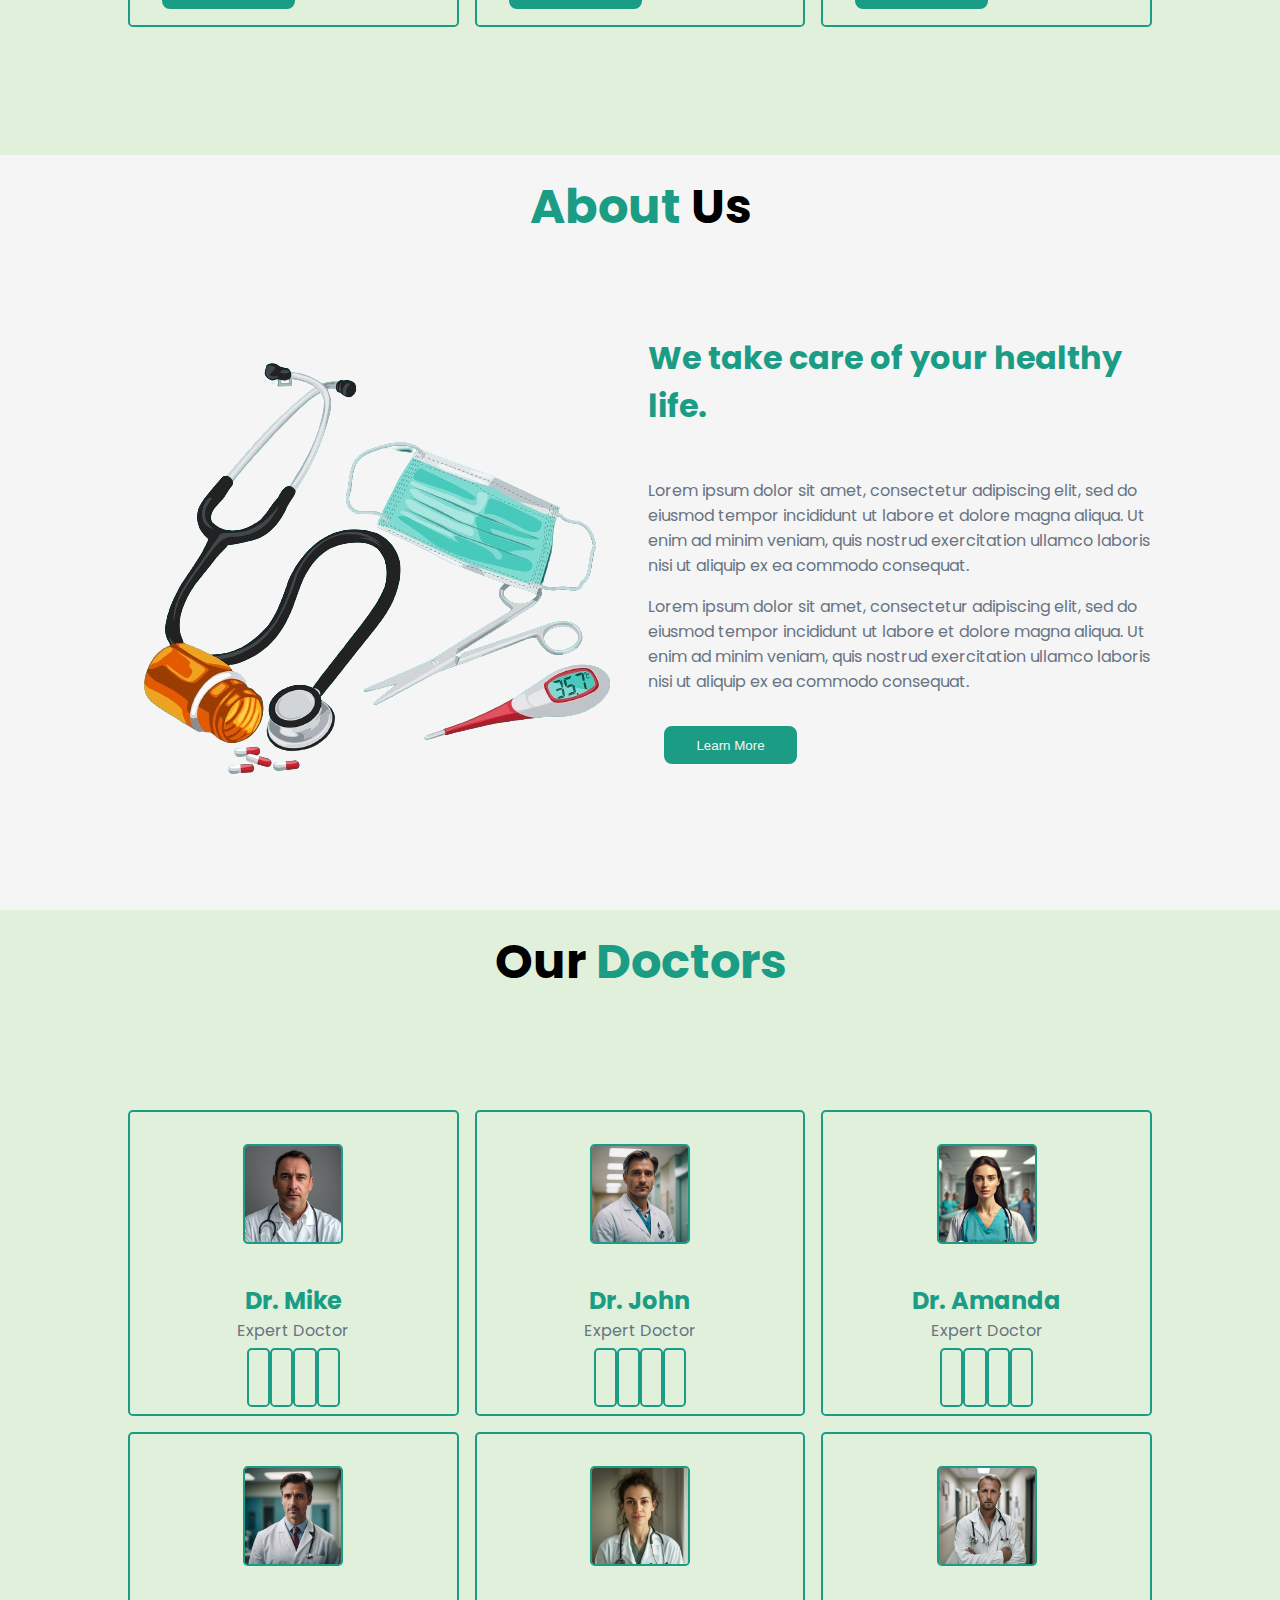
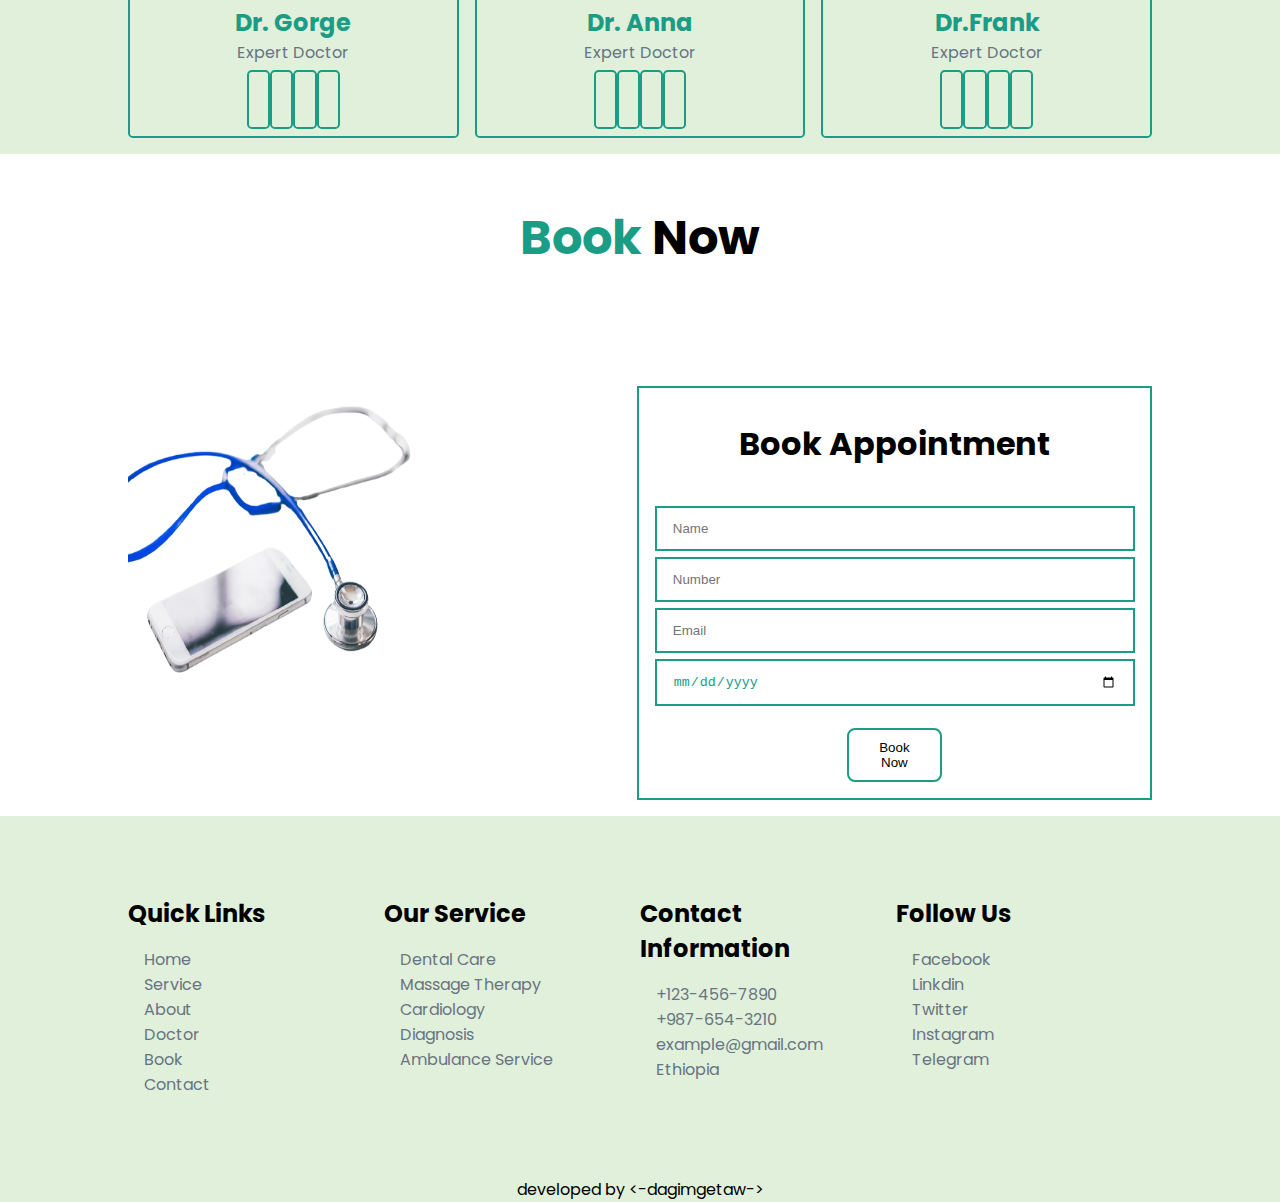
<file: project/Responsive-Hospital-Website/index.html>
<!DOCTYPE html>
<html lang="en">
  <head>
    <meta charset="UTF-8" />
    <meta name="viewport" content="width=device-width, initial-scale=1.0" />
    <link
      href="https://fonts.googleapis.com/css2?family=Material+Symbols+Outlined"
      rel="stylesheet"
    />
    <link
      rel="stylesheet"
      href="https://cdnjs.cloudflare.com/ajax/libs/font-awesome/6.5.2/css/all.min.css"
      integrity="sha512-SnH5WK+bZxgPHs44uWIX+LLJAJ9/2PkPKZ5QiAj6Ta86w+fsb2TkcmfRyVX3pBnMFcV7oQPJkl9QevSCWr3W6A=="
      crossorigin="anonymous"
      referrerpolicy="no-referrer"
    />
    <link rel="stylesheet" href="style.css" />
    <title>Hospital</title>
  </head>
  <body>
    <nav class="nav__bar">
      <div class="logo">
        <span class="material-symbols-outlined"> heart_plus </span>
        <h2>Medcare</h2>
      </div>
      <ul class="navbar">
        <li><a href="#Home">Home</a></li>
        <li><a href="#Service">Service</a></li>
        <li><a href="#About">About</a></li>
        <li><a href="#Doctor">Doctor</a></li>
        <li><a href="#Book">Book</a></li>
        <li><a href="#Contact">Contact</a></li>
      </ul>
      <div id="menu__btn" class="fas fa-bars"></div>
    </nav>
    <hr />
    <section id="Home">
      <div class="home">
        <div class="home__first">
          <h2>Stay Safe, Stay Healthy</h2>
          <p>
            Lorem ipsum dolor sit amet, consectetur adipiscing elit, sed do
            eiusmod tempor incididunt ut labore et dolore magna aliqua. Ut enim
            ad minim veniam, quis nostrud exercitation ullamco laboris nisi ut
            aliquip ex ea commodo consequat.
          </p>
          <button type="button">Contact Now</button>
        </div>
        <div class="home__second">
          <img src="image/home.gif" alt="" />
        </div>
      </div>
    </section>
    <section id="Service">
      <div class="service">
        <div class="service__first">
          <i class="fa-solid fa-user-doctor"></i>
          <h2>140+</h2>
          <p>Doctors at work</p>
        </div>
        <div class="service__second">
          <i class="fas fa-user"></i>
          <h2>2400+</h2>
          <p>Happy Patients</p>
        </div>
        <div class="service__third">
          <i class="fa-solid fa-bed-pulse"></i>
          <h2>250+</h2>
          <p>Bed Facility</p>
        </div>
        <div class="service__fourth">
          <i class="fas fa-hospital"></i>
          <h2>100+</h2>
          <p>Hospital Available</p>
        </div>
      </div>
    </section>
    <div class="about__page">
      <div class="about__one">
        <i class="fas fa-notes-medical"></i>
        <h2>Free Checkup</h2>
        <p>
          Lorem ipsum dolor sit amet, consectetur adipiscing elit, sed do
          eiusmod tempor incididunt.
        </p>
        <button type="button">Learn More</button>
      </div>
      <div class="about__two">
        <i class="fas fa-ambulance"></i>
        <h2>27/7 Ambulance</h2>
        <p>
          Lorem ipsum dolor sit amet, consectetur adipiscing elit, sed do
          eiusmod tempor incididunt.
        </p>
        <button type="button">Learn More</button>
      </div>
      <div class="about__three">
        <i class="fas fa-user-md"></i>
        <h2>Experts Consultancy</h2>
        <p>
          Lorem ipsum dolor sit amet, consectetur adipiscing elit, sed do
          eiusmod tempor incididunt.
        </p>
        <button type="button">Learn More</button>
      </div>
      <div class="about__four">
        <i class="fas fa-pills"></i>
        <h2>Medicines</h2>
        <p>
          Lorem ipsum dolor sit amet, consectetur adipiscing elit, sed do
          eiusmod tempor incididunt.
        </p>
        <button type="button">Learn More</button>
      </div>
      <div class="about__five">
        <i class="fas fa-procedures"></i>
        <h2>Bed Facility</h2>
        <p>
          Lorem ipsum dolor sit amet, consectetur adipiscing elit, sed do
          eiusmod tempor incididunt.
        </p>
        <button type="button">Learn More</button>
      </div>
      <div class="about__six">
        <i class="fas fa-heartbeat"></i>
        <h2>Total Care</h2>
        <p>
          Lorem ipsum dolor sit amet, consectetur adipiscing elit, sed do
          eiusmod tempor incididunt.
        </p>
        <button type="button">Learn More</button>
      </div>
    </div>
    <section id="About">
      <div class="about__top">
        <h2><span>About</span> Us</h2>
      </div>
      <div class="about">
        <div class="about__first">
          <img src="image/about.png" alt="" />
        </div>
        <div class="about__second">
          <h2>We take care of your healthy life.</h2>
          <p>
            Lorem ipsum dolor sit amet, consectetur adipiscing elit, sed do
            eiusmod tempor incididunt ut labore et dolore magna aliqua. Ut enim
            ad minim veniam, quis nostrud exercitation ullamco laboris nisi ut
            aliquip ex ea commodo consequat.
          </p>
          <p>
            Lorem ipsum dolor sit amet, consectetur adipiscing elit, sed do
            eiusmod tempor incididunt ut labore et dolore magna aliqua. Ut enim
            ad minim veniam, quis nostrud exercitation ullamco laboris nisi ut
            aliquip ex ea commodo consequat.
          </p>
          <button type="button">Learn More</button>
        </div>
      </div>
    </section>
    <section id="Doctor">
      <div class="doctor__title">
        <h2>Our <span>Doctors</span></h2>
      </div>
      <div class="doctor">
        <div class="doctor__one">
          <img src="image/doctor-1.png" alt="" />
          <h2>Dr. Mike</h2>
          <p>Expert Doctor</p>
          <div class="media__icon">
            <i class="fa-solid fa-phone"></i>
            <i class="fa-brands fa-facebook"></i>
            <i class="fa-brands fa-linkedin-in"></i>
            <i class="fa-brands fa-x-twitter"></i>
          </div>
        </div>
        <div class="doctor__two">
          <img src="image/doctor-2.png" alt="" />
          <h2>Dr. John</h2>
          <p>Expert Doctor</p>
          <div class="media__icon">
            <i class="fa-solid fa-phone"></i>
            <i class="fa-brands fa-facebook"></i>
            <i class="fa-brands fa-linkedin-in"></i>
            <i class="fa-brands fa-x-twitter"></i>
          </div>
        </div>
        <div class="doctor__three">
          <img src="image/doctor-3.png" alt="" />
          <h2>Dr. Amanda</h2>
          <p>Expert Doctor</p>
          <div class="media__icon">
            <i class="fa-solid fa-phone"></i>
            <i class="fa-brands fa-facebook"></i>
            <i class="fa-brands fa-linkedin-in"></i>
            <i class="fa-brands fa-x-twitter"></i>
          </div>
        </div>
        <div class="doctor__four">
          <img src="image/doctor-4.png" alt="" />
          <h2>Dr. Gorge</h2>
          <p>Expert Doctor</p>
          <div class="media__icon">
            <i class="fa-solid fa-phone"></i>
            <i class="fa-brands fa-facebook"></i>
            <i class="fa-brands fa-linkedin-in"></i>
            <i class="fa-brands fa-x-twitter"></i>
          </div>
        </div>
        <div class="doctor__five">
          <img src="image/doctor-5.png" alt="" />
          <h2>Dr. Anna</h2>
          <p>Expert Doctor</p>
          <div class="media__icon">
            <i class="fa-solid fa-phone"></i>
            <i class="fa-brands fa-facebook"></i>
            <i class="fa-brands fa-linkedin-in"></i>
            <i class="fa-brands fa-x-twitter"></i>
          </div>
        </div>
        <div class="doctor__six">
          <img src="image/doctor-6.png" alt="" />
          <h2>Dr.Frank</h2>
          <p>Expert Doctor</p>
          <div class="media__icon">
            <i class="fa-solid fa-phone"></i>
            <i class="fa-brands fa-facebook"></i>
            <i class="fa-brands fa-linkedin-in"></i>
            <i class="fa-brands fa-x-twitter"></i>
          </div>
        </div>
      </div>
    </section>
    <section id="Book">
      <div class="book__title">
        <h2><span>Book</span> Now</h2>
      </div>
      <div class="book">
        <div class="book__first">
          <img src="image/book-now.png" alt="" />
        </div>
        <div class="book__second">
          <h2>Book Appointment</h2>
          <input type="text" placeholder="Name" />
          <input type="text" placeholder="Number" />
          <input type="text" placeholder="Email" />
          <input type="date" />
          <button type="button">Book Now</button>
        </div>
      </div>
    </section>

    <footer>
      <section id="Contact">
        <div class="bottom">
          <div class="bottom__one">
            <h2>Quick Links</h2>
            <ul>
              <li>
                <a href="#Home"
                  ><i class="fas fa-chevron-right"></i><span> Home</span></a
                >
              </li>
              <li>
                <a href="#Service"
                  ><i class="fas fa-chevron-right"></i><span> Service</span></a
                >
              </li>
              <li>
                <a href="#About"
                  ><i class="fas fa-chevron-right"></i><span> About</span></a
                >
              </li>
              <li>
                <a href="#Doctor"
                  ><i class="fas fa-chevron-right"></i><span> Doctor</span></a
                >
              </li>
              <li>
                <a href="#Book"
                  ><i class="fas fa-chevron-right"></i><span> Book</span></a
                >
              </li>
              <li>
                <a href="#Contact"
                  ><i class="fas fa-chevron-right"></i><span> Contact</span></a
                >
              </li>
            </ul>
          </div>
          <div class="bottom__two">
            <h2>Our Service</h2>
            <ul>
              <li>
                <a href="#"
                  ><i class="fas fa-chevron-right"></i
                  ><span> Dental Care</span></a
                >
              </li>
              <li>
                <a href="#"
                  ><i class="fas fa-chevron-right"></i
                  ><span> Massage Therapy</span></a
                >
              </li>
              <li>
                <a href="#"
                  ><i class="fas fa-chevron-right"></i
                  ><span> Cardiology</span></a
                >
              </li>
              <li>
                <a href="#"
                  ><i class="fas fa-chevron-right"></i
                  ><span> Diagnosis</span></a
                >
              </li>
              <li>
                <a href="#"
                  ><i class="fas fa-chevron-right"></i
                  ><span> Ambulance Service</span></a
                >
              </li>
            </ul>
          </div>
          <div class="bottom__three">
            <h2>Contact Information</h2>
            <ul>
              <li>
                <a href="#">
                  <i class="fa-solid fa-phone"></i
                  ><span> +123-456-7890</span></a
                >
              </li>
              <li>
                <a href="#">
                  <i class="fa-solid fa-phone"></i
                  ><span> +987-654-3210</span></a
                >
              </li>
              <li>
                <a href="#">
                  <i class="fa-solid fa-envelope"></i
                  ><span> example@gmail.com</span></a
                >
              </li>
              <li>
                <a href="#"
                  ><i class="fa-solid fa-location-crosshairs"></i
                  ><span> Ethiopia</span></a
                >
              </li>
            </ul>
          </div>
          <div class="bottom__four">
            <h2>Follow Us</h2>
            <ul>
              <li>
                <a href="#">
                  <i class="fa-brands fa-facebook"></i><span> Facebook</span></a
                >
              </li>
              <li>
                <a href="#">
                  <i class="fa-brands fa-linkedin-in"></i
                  ><span> Linkdin</span></a
                >
              </li>
              <li>
                <a href="#">
                  <i class="fa-brands fa-x-twitter"></i><span> Twitter</span></a
                >
              </li>
              <li>
                <a href="#">
                  <i class="fa-brands fa-instagram"></i
                  ><span> Instagram</span></a
                >
              </li>
              <li>
                <a href="#"
                  ><i class="fa-brands fa-telegram"></i
                  ><span> Telegram</span></a
                >
              </li>
            </ul>
          </div>
        </div>
        <p>developed by <-dagimgetaw-></p>
      </section>
    </footer>
    <script src="script.js"></script>
  </body>
</html>
</file>
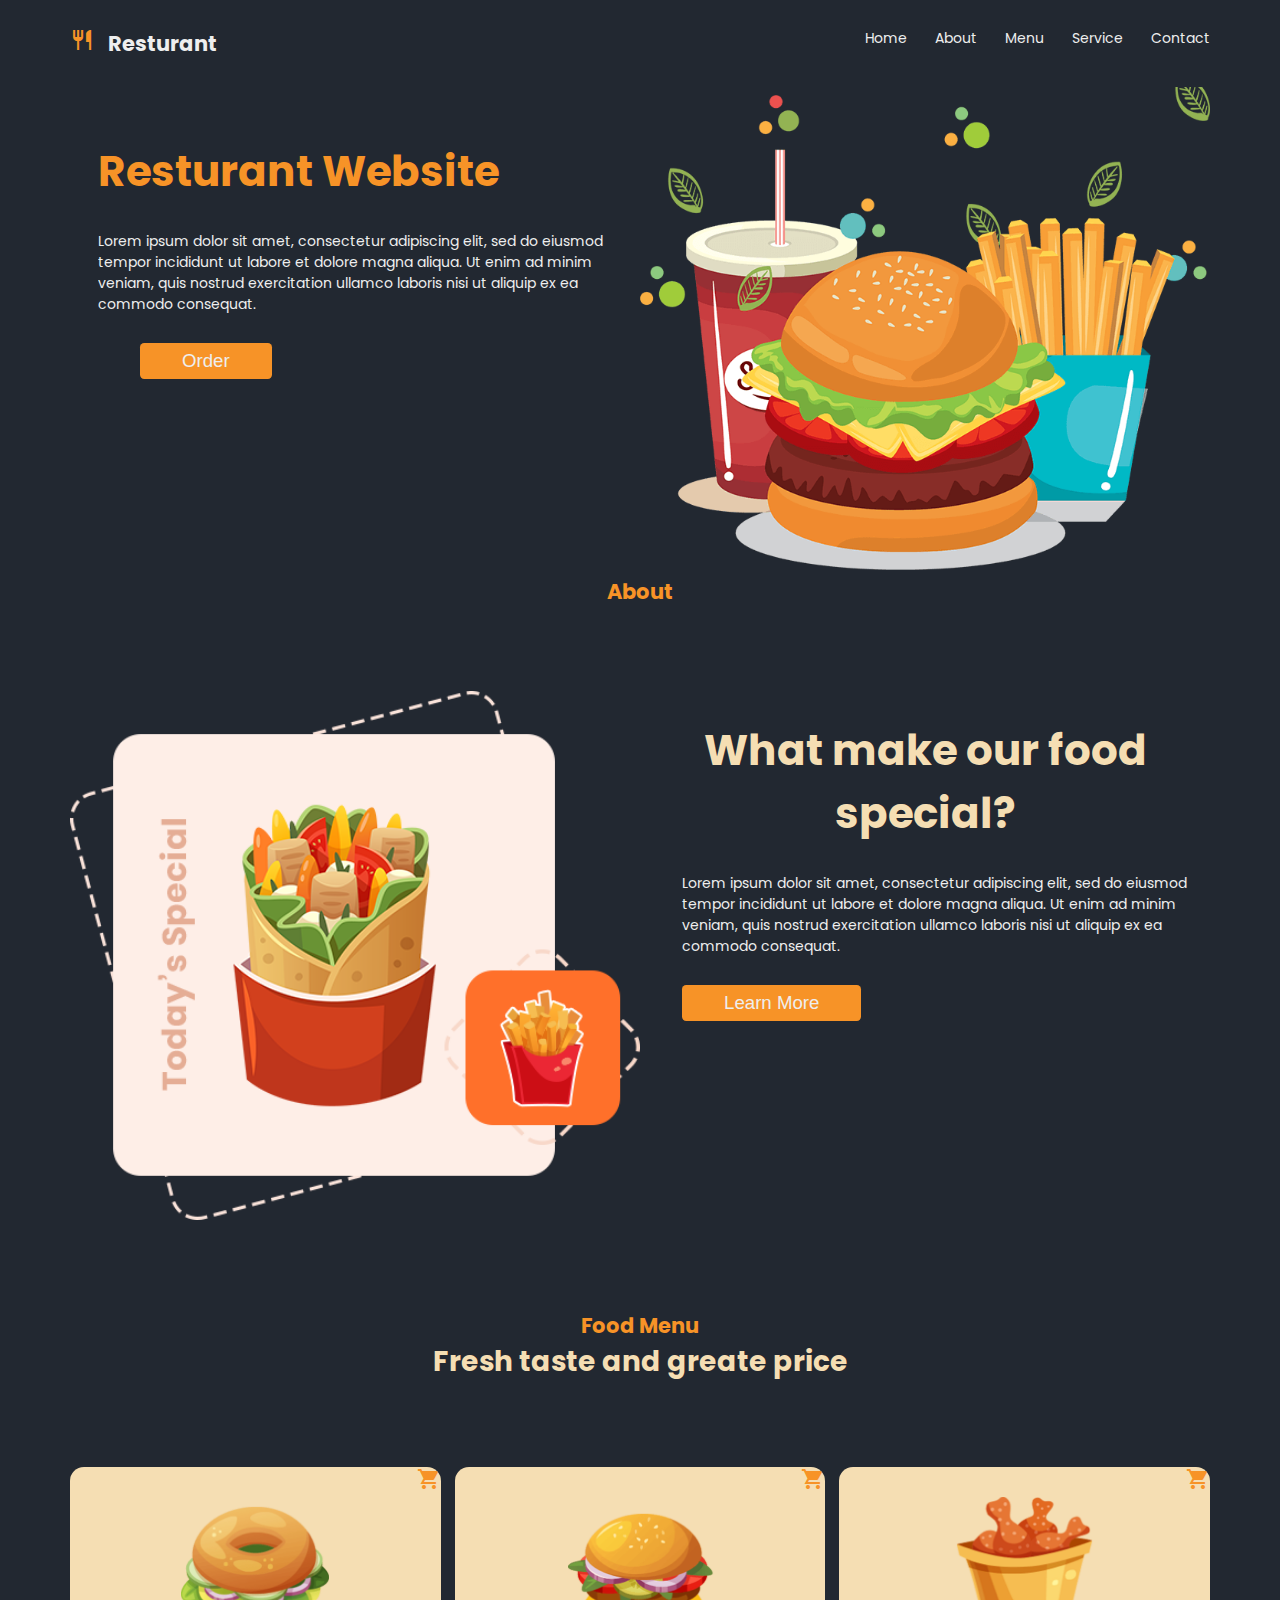
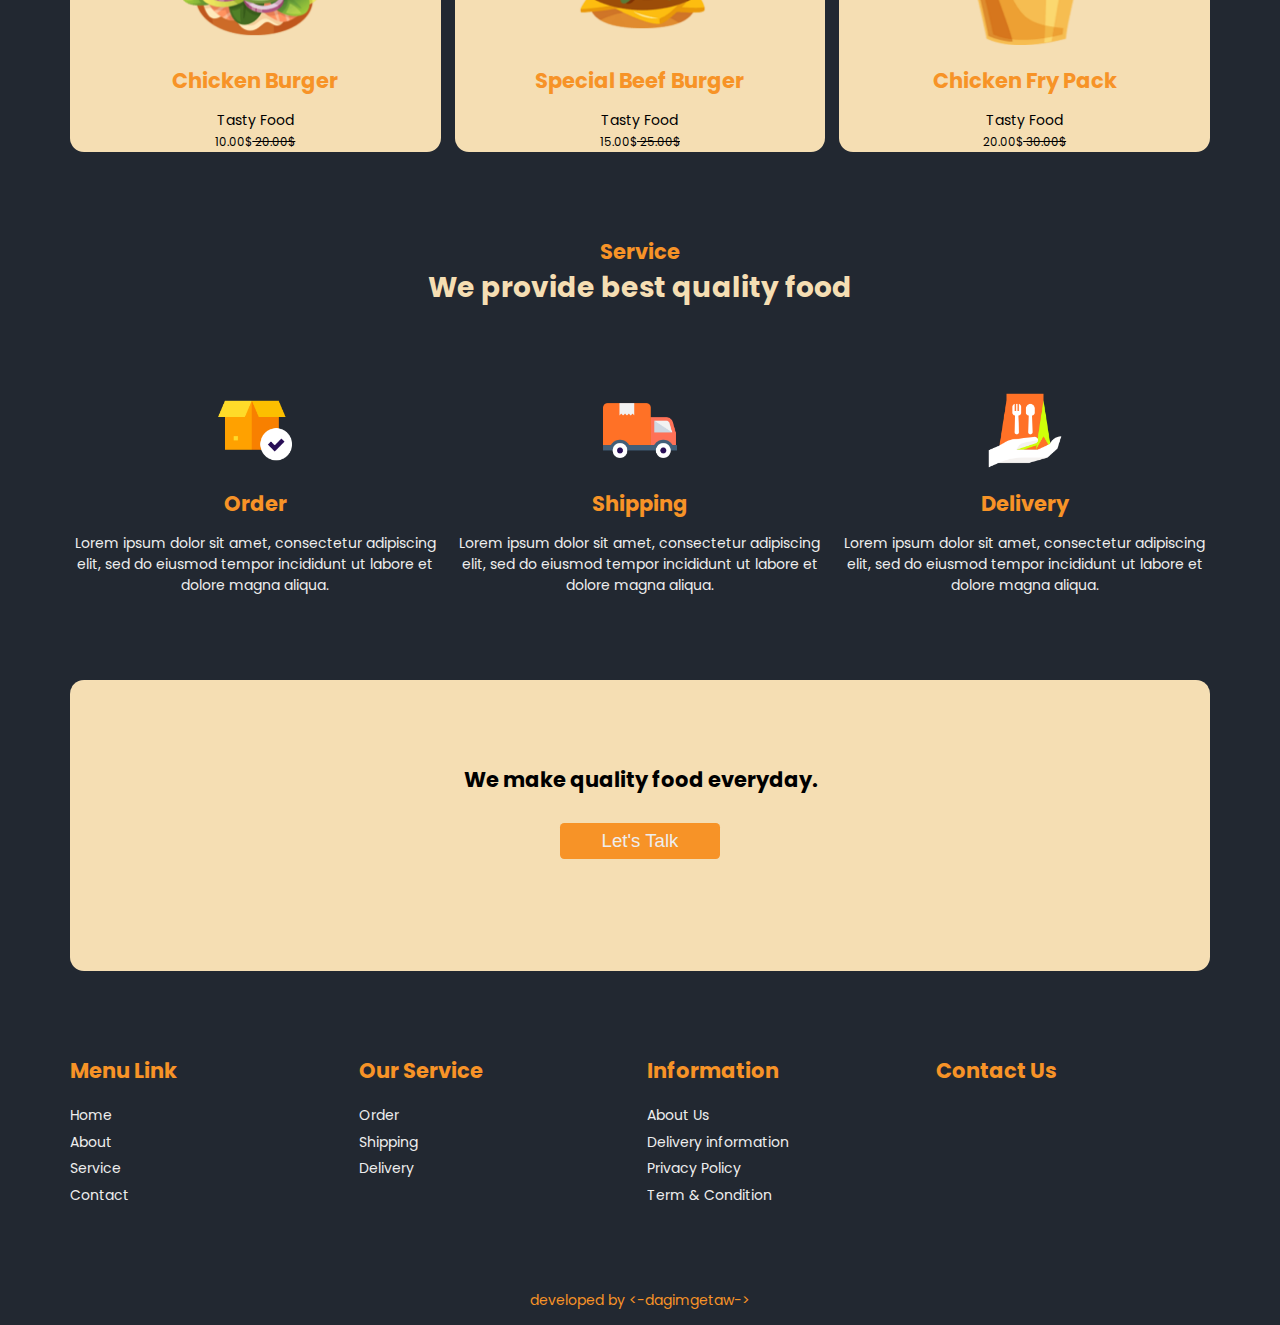
<file: project/Responsive-Restaurant-Website/index.html>
<!DOCTYPE html>
<html lang="en">
  <head>
    <meta charset="UTF-8" />
    <meta name="viewport" content="width=device-width, initial-scale=1.0" />
    <link
      href="https://fonts.googleapis.com/css2?family=Material+Icons+Sharp"
      rel="stylesheet"
    />
    <link
      rel="stylesheet"
      href="https://cdnjs.cloudflare.com/ajax/libs/font-awesome/6.5.2/css/all.min.css"
      integrity="sha512-SnH5WK+bZxgPHs44uWIX+LLJAJ9/2PkPKZ5QiAj6Ta86w+fsb2TkcmfRyVX3pBnMFcV7oQPJkl9QevSCWr3W6A=="
      crossorigin="anonymous"
      referrerpolicy="no-referrer"
    />
    <link rel="stylesheet" href="style.css" />
    <title>Resturant</title>
  </head>
  <body>
    <div class="container">
      <div class="nav">
        <div class="nav__logo">
          <span class="material-icons-sharp"> restaurant </span>
          <h2><a href="#Home">Resturant</a></h2>
        </div>
        <div class="nav__item">
          <ul id="menuToggle">
            <li><a href="#Home">Home</a></li>
            <li><a href="#About">About</a></li>
            <li><a href="#Menu">Menu</a></li>
            <li><a href="#Service">Service</a></li>
            <li><a href="#Contact">Contact</a></li>
          </ul>
        </div>
        <div class="menu" id="menu-btn">
          <span class="material-icons-sharp"> menu </span>
        </div>
        <div class="close" id="close-btn">
          <span class="material-icons-sharp"> close </span>
        </div>
      </div>
      <section id="Home">
        <div class="home">
          <div class="home__page__left">
            <h2>Resturant Website</h2>
            <p>
              Lorem ipsum dolor sit amet, consectetur adipiscing elit, sed do
              eiusmod tempor incididunt ut labore et dolore magna aliqua. Ut
              enim ad minim veniam, quis nostrud exercitation ullamco laboris
              nisi ut aliquip ex ea commodo consequat.
            </p>
            <button class="home__btn">
              <a href="#" class="home__link">Order</a>
            </button>
          </div>
          <div class="home__page__right">
            <img src="image/home.png" alt="" />
          </div>
        </div>
      </section>
      <section id="About">
        <h2 class="about__title">About</h2>
        <div class="about">
          <div class="about__page__left">
            <img src="image/about.png" alt="" />
          </div>
          <div class="about__page__right">
            <h2>What make our food special?</h2>
            <p>
              Lorem ipsum dolor sit amet, consectetur adipiscing elit, sed do
              eiusmod tempor incididunt ut labore et dolore magna aliqua. Ut
              enim ad minim veniam, quis nostrud exercitation ullamco laboris
              nisi ut aliquip ex ea commodo consequat.
            </p>
            <button class="home__btn">
              <a href="#" class="home__link">Learn More</a>
            </button>
          </div>
        </div>
      </section>
      <section id="Menu">
        <h2 class="menu__title__one">Food Menu</h2>
        <h1 class="menu__title__two">Fresh taste and greate price</h1>
        <div class="menu">
          <div class="menu__first">
            <div class="icon">
              <span class="material-icons-sharp"> shopping_cart </span>
            </div>
            <img src="image/food1.png" alt="" />
            <h2>Chicken Burger</h2>
            <p>Tasty Food</p>
            <small>10.00$<span class="text__muted"> 20.00$</span></small>
          </div>
          <div class="menu__second">
            <div class="icon">
              <span class="material-icons-sharp"> shopping_cart </span>
            </div>
            <img src="image/food2.png" alt="" />
            <h2>Special Beef Burger</h2>
            <p>Tasty Food</p>
            <small>15.00$<span class="text__muted"> 25.00$</span></small>
          </div>
          <div class="menu__third">
            <div class="icon">
              <span class="material-icons-sharp"> shopping_cart </span>
            </div>
            <img src="image/food3.png" alt="" />
            <h2>Chicken Fry Pack</h2>
            <p>Tasty Food</p>
            <small>20.00$<span class="text__muted"> 30.00$</span></small>
          </div>
        </div>
      </section>
      <section id="Service">
        <h2 class="menu__title__one">Service</h2>
        <h1 class="menu__title__two">We provide best quality food</h1>
        <div class="service">
          <div class="service__first">
            <img src="image/s1.png" alt="" />
            <h2>Order</h2>
            <p>
              Lorem ipsum dolor sit amet, consectetur adipiscing elit, sed do
              eiusmod tempor incididunt ut labore et dolore magna aliqua.
            </p>
          </div>
          <div class="service__second">
            <img src="image/s2.png" alt="" />
            <h2>Shipping</h2>
            <p>
              Lorem ipsum dolor sit amet, consectetur adipiscing elit, sed do
              eiusmod tempor incididunt ut labore et dolore magna aliqua.
            </p>
          </div>
          <div class="service__third">
            <img src="image/s3.png" alt="" />
            <h2>Delivery</h2>
            <p>
              Lorem ipsum dolor sit amet, consectetur adipiscing elit, sed do
              eiusmod tempor incididunt ut labore et dolore magna aliqua.
            </p>
          </div>
        </div>
      </section>
      <section id="Contact">
        <div class="contact">
          <h2>We make quality food everyday.</h2>
          <button class="home__btn">
            <a href="#" class="home__link">Let's Talk</a>
          </button>
        </div>
      </section>
      <div class="fotter">
        <div class="menu__links">
          <ul>
            <h2>Menu Link</h2>
            <li><a href="#Home">Home</a></li>
            <li><a href="#About">About</a></li>
            <li><a href="#Service">Service</a></li>
            <li><a href="#Contact">Contact</a></li>
          </ul>
        </div>
        <div class="our__service">
          <ul>
            <h2>Our Service</h2>
            <li>Order</li>
            <li>Shipping</li>
            <li>Delivery</li>
          </ul>
        </div>
        <div class="information">
          <ul>
            <h2>Information</h2>
            <li>About Us</li>
            <li>Delivery information</li>
            <li>Privacy Policy</li>
            <li>Term & Condition</li>
          </ul>
        </div>
        <div class="contact__us">
          <ul>
            <h2>Contact Us</h2>
            <li>
              <a href="#"><i class="fa-brands fa-facebook-f"></i></a>
            </li>
            <li>
              <a href="#"><i class="fa-brands fa-instagram"></i></a>
            </li>
            <li>
              <a href="#"><i class="fa-brands fa-x-twitter"></i></a>
            </li>
            <li>
              <a href="#"><i class="fa-brands fa-youtube"></i></a>
            </li>
          </ul>
        </div>
      </div>
      <p class="last">developed by <-dagimgetaw-></p>
    </div>
    <script src="index.js"></script>
  </body>
</html>
</file>
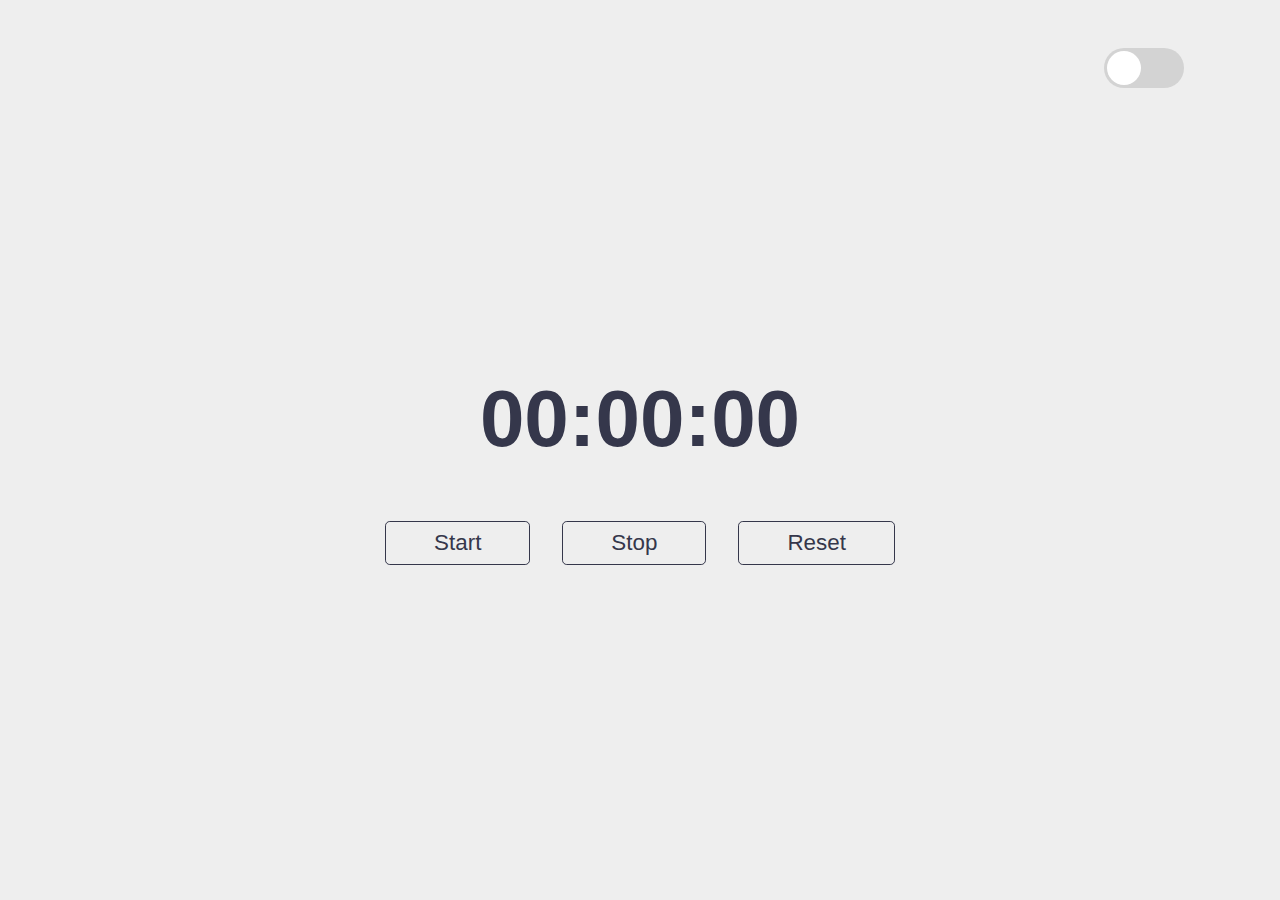
<file: project/stop-watch/index.html>
<!DOCTYPE html>
<html lang="en">
  <head>
    <meta charset="UTF-8" />
    <meta name="viewport" content="width=device-width, initial-scale=1.0" />
    <link rel="stylesheet" href="style.css" />
    <title>Stop Watch</title>
  </head>
  <body>
    <input type="checkbox" id="dark-mode" class="input" />
    <label for="dark-mode" class="label">
      <div class="circle"></div>
    </label>
    <div id="timer">00:00:00</div>
    <div id="buttons">
      <button id="start">Start</button>
      <button id="stop">Stop</button>
      <button id="reset">Reset</button>
    </div>
    <script src="script.js"></script>
  </body>
</html>
</file>
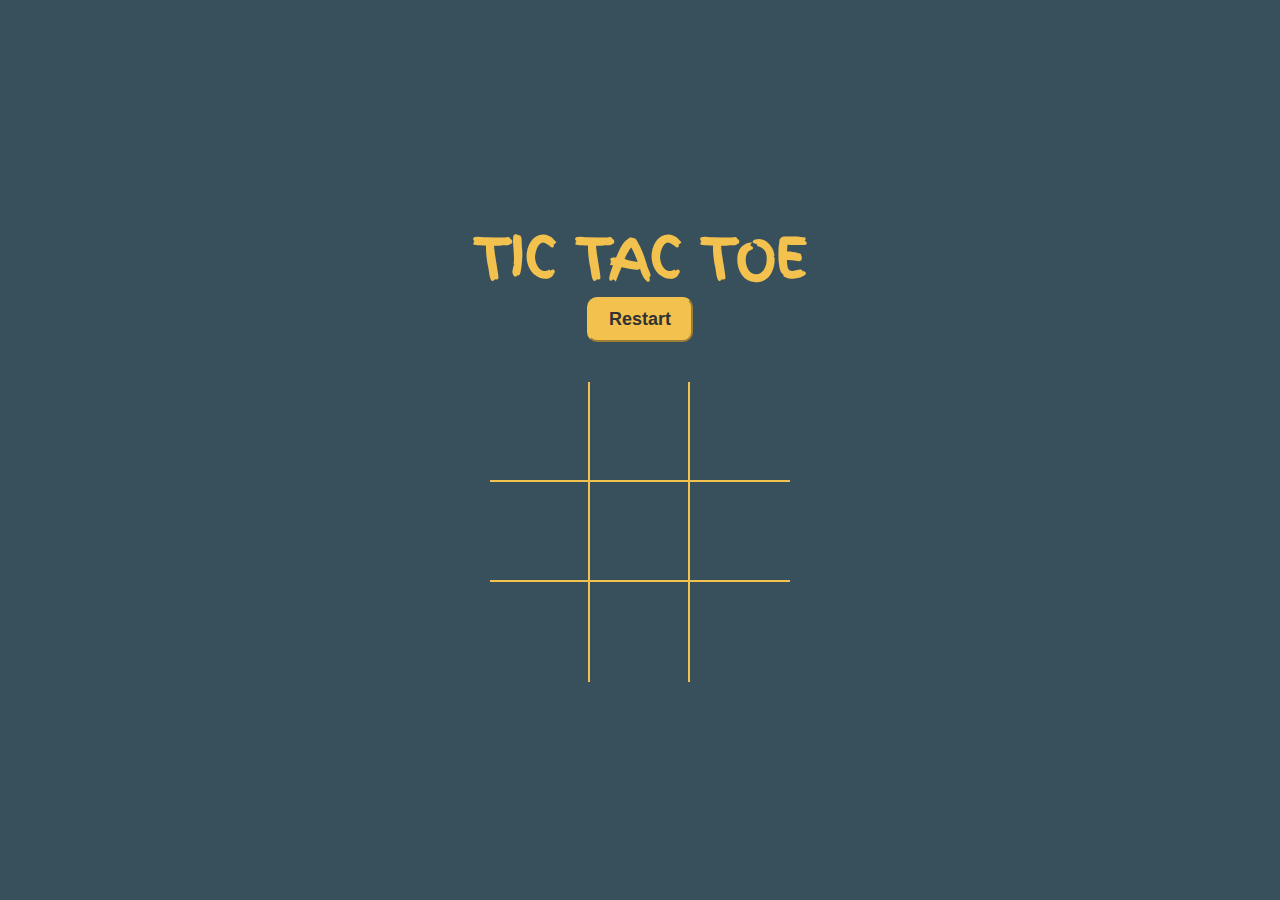
<file: project/Tic-Tac-Toe/index.html>
<!DOCTYPE html>
<html lang="en">
  <head>
    <meta charset="UTF-8" />
    <meta http-equiv="X-UA-Compatible" content="IE=edge" />
    <meta name="viewport" content="width=device-width, initial-scale=1.0" />
    <title>Tic Tac Toe</title>
    <link rel="stylesheet" href="style.css" />
    <link rel="preconnect" href="https://fonts.googleapis.com" />
    <link rel="preconnect" href="https://fonts.gstatic.com" crossorigin />
    <link
      href="https://fonts.googleapis.com/css2?family=Finger+Paint&display=swap"
      rel="stylesheet"
    />
  </head>
  <body>
    <div class="container">
      <h1 id="playerText">Tic Tac Toe</h1>
      <button id="restartBtn">Restart</button>

      <div id="gameboard">
        <div class="box" id="0"></div>
        <div class="box" id="1"></div>
        <div class="box" id="2"></div>
        <div class="box" id="3"></div>
        <div class="box" id="4"></div>
        <div class="box" id="5"></div>
        <div class="box" id="6"></div>
        <div class="box" id="7"></div>
        <div class="box" id="8"></div>
      </div>
    </div>

    <script src="script.js"></script>
  </body>
</html>
</file>
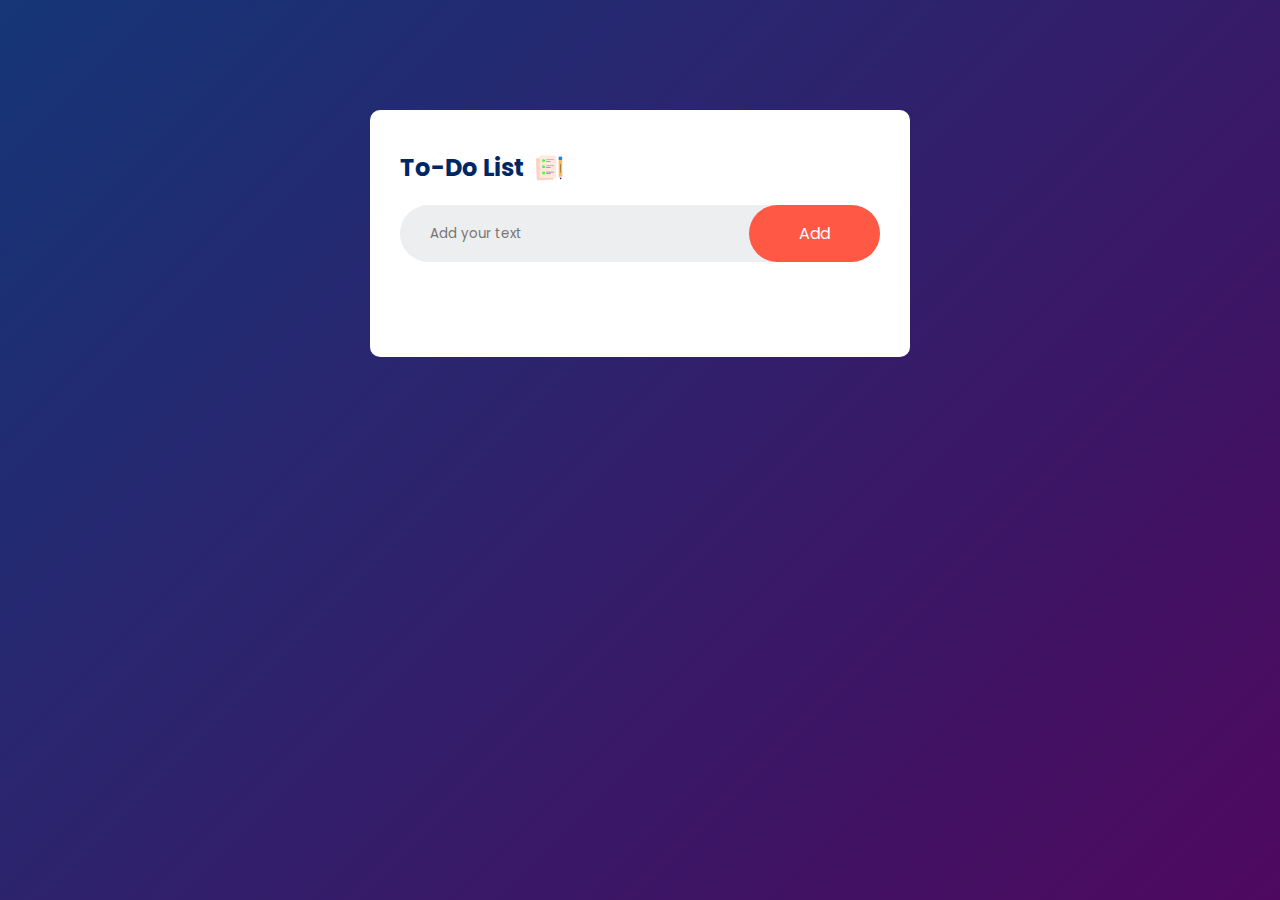
<file: project/To-do_list/index.html>
<!DOCTYPE html>
<html lang="en">
  <head>
    <meta charset="UTF-8" />
    <meta name="viewport" content="width=device-width, initial-scale=1.0" />
    <link rel="stylesheet" href="style.css" />
    <title>To-Do List</title>
  </head>
  <body>
    <div class="container">
      <div class="todo">
        <h2>To-Do List <img src="images/icon.png" alt="icon" /></h2>
        <div class="row">
          <input type="text" id="input-box" placeholder="Add your text" />
          <button onclick="addTask()">Add</button>
        </div>
        <ul id="list-container"></ul>
      </div>
    </div>
    <script src="script.js"></script>
  </body>
</html>
</file>
<file: style.css>
@import url("https://fonts.googleapis.com/css2?family=Poppins:wght@400;500;600;700;800&display=swap");
:root {
  --clr-bg-light: #eeeeee;
  --clr-bg-dark: #35374b;
}
.dark-theme {
  --clr-bg-dark: #eeeeee;
  --clr-bg-light: #35374b;
}
* {
  padding: 0;
  margin: 0;
}
body {
  font-family: "Poppins", sans-serif;
  background-color: var(--clr-bg-light);
  overflow-x: hidden;
}
a {
  text-decoration: none;
  color: var(--clr-bg-dark);
  cursor: pointer;
}
header {
  background-color: var(--clr-bg-light);
  display: flex;
  justify-content: space-between;
  position: fixed;
  align-items: center;
  width: 100%;
  padding: 2rem 0;
}
header p {
  font-size: 1.8em;
  justify-content: start;
  color: var(--clr-bg-dark);
  padding-left: 3rem;
}
header ul {
  display: flex;
  gap: 3rem;
  justify-content: center;
}
header ul li {
  list-style: none;
}
header ul li a {
  font-size: 1.3em;
}
#changeColor {
  display: flex;
  justify-content: end;
  font-size: 2em;
  cursor: pointer;
  padding-right: 4rem;
  color: var(--clr-bg-dark);
}
.bar {
  display: none;
}
@media (max-width: 1000px) {
  header p {
    font-size: 1.6em;
  }
  header ul li a {
    font-size: 1.1em;
  }
  #changeColor {
    padding-right: 4rem;
  }
}
@media (max-width: 860px) {
  /* header ul li {
    display: none;
  } */
  /* ---------------------------------------------- */
  header ul {
    position: absolute;
    top: 100%;
    right: 0rem;
    text-align: center;
    border-radius: 0.5rem;
    width: 30rem;
    display: inline;
    text-align: center;
    padding-top: 2rem;
    backdrop-filter: blur(10px);
    width: 100%;
    height: 30vh;
    border: 1px solid var(--clr-bg-dark);
    transform: scale(0);
    opacity: 0;
    transition: none;
    transform-origin: top right;
  }
  header ul li {
    padding: 1rem 0rem;
  }
  header ul li a {
    color: var(--clr-bg-dark);
    font-weight: bold;
  }
  header ul.active {
    transform: scale(1);
    opacity: 1;
    transform-origin: 0.2s ease-out;
  }
  /* ---------------------------------------------- */
  header p {
    text-align: center;
  }
  #toggle {
    justify-content: end;
    display: flex;
  }
  #bar {
    display: flex;
    justify-content: end;
    font-size: 2em;
    cursor: pointer;
    padding-right: 4rem;
    color: var(--clr-bg-dark);
  }
  #changeColor {
    padding-right: 0;
  }
  .bar {
    display: inline-block;
    justify-content: end;
    cursor: pointer;
    padding-left: 2rem;
    color: var(--clr-bg-dark);
  }
}
@media (max-width: 550px) {
  header p {
    font-size: 1.4em;
    padding-left: 2rem;
    display: block ruby;
  }
}
/* -------------------------------------- */
#Home {
  display: grid;
  grid-template-columns: repeat(2, 1fr);
  padding: 11rem 14rem;
  gap: 6rem;
}
.profile__photo {
  /* width: 100%;
  height: 100%; */
  width: 70%;
  border-radius: 10%;
  /* border: 2px solid var(--clr-bg-dark); */
}
.home__content {
  text-align: center;
  padding-top: 4rem;
}
.home__content p {
  font-size: 1.4em;
  color: var(--clr-bg-dark);
}
.home__content h2 {
  color: var(--clr-bg-dark);
  font-size: 3em;
}
.home__content p:last-child {
  padding-bottom: 2rem;
}
.home__content button {
  padding: 0.6rem 1.2rem;
  cursor: pointer;
  margin: 1rem 0.5rem;
  border: 1px solid var(--clr-bg-dark);
  border-radius: 1.4rem;
  color: var(--clr-bg-dark);
  font-size: 1em;
}
.home__content button:first-child {
  background-color: transparent;
}
.home__content button:first-child:hover {
  background-color: var(--clr-bg-dark);
}
.home__content button:first-child a {
  color: var(--clr-bg-dark);
}
.home__content button:first-child:hover a {
  color: var(--clr-bg-light);
}
/* .home__content button:first-child:hover > button:first-child a {
  color: var(--clr-bg-light);
} */
.home__content button:last-child {
  background-color: var(--clr-bg-dark);
}
.home__content button:last-child a {
  color: var(--clr-bg-light);
}

.home__content .home__icon i {
  font-size: 2.5em;
  color: var(--clr-bg-dark);
  padding: 1rem 0.3rem;
  cursor: pointer;
}
@media (max-width: 987px) {
  #Home {
    display: grid;
    grid-template-columns: repeat(2, 1fr);
    padding: 10rem 10rem;
    gap: 3rem;
  }
  .home__content h2 {
    font-size: 2.5em;
  }
  .home__content p {
    font-size: 1.2em;
  }
  .profile__photo {
    width: 65%;
    padding-top: 2rem;
  }
}
@media (max-width: 832px) {
  #Home {
    padding: 10rem 8rem;
  }
}
@media (max-width: 730px) {
  #Home {
    padding: 10rem 6rem;
  }
  .home__content h2 {
    font-size: 2.2em;
  }
  .home__content p {
    font-size: 1.1em;
  }
  .profile__photo {
    width: 65%;
    padding-top: 2rem;
  }
  .home__content button {
    font-size: 0.8em;
  }
}
@media (max-width: 620px) {
  #Home {
    display: grid;
    grid-template-columns: repeat(1, 1fr);
    text-align: center;
    padding: 10rem 2rem;
  }
  .profile {
    text-align: center;
  }
  .profile__photo {
    width: 50%;
  }
  .home__content {
    padding-top: 0;
  }
  .home__content h2 {
    font-size: 2.8em;
  }
  .home__content p {
    font-size: 1.3em;
  }
  .home__content button {
    font-size: 1em;
  }
}
@media (max-width: 500px) {
  #Home {
    padding: 10rem 2rem;
  }
  .profile__photo {
    width: 70%;
  }
  .home__content {
    text-align: center;
  }
  .home__content h2 {
    font-size: 2em;
  }
  .home__content p {
    font-size: 1.3em;
  }
}
/* ------------------------------------------ */
.about__page {
  display: grid;
  grid-template-columns: repeat(2, 1fr);
}
.about__title {
  color: var(--clr-bg-dark);
  text-align: center;
  font-size: 3em;
  padding-bottom: 4rem;
}
.about__page .about__profile img {
  width: 80%;
}
.about__page .about__box {
  display: grid;
  grid-template-columns: repeat(2, 1fr);
  text-align: center;
  gap: 1rem;
  padding: 6rem 1rem 2rem 0;
}

.about__box .box i {
  font-size: 2em;
  color: var(--clr-bg-dark);
  padding-top: 1rem;
}
.about__box .box h2 {
  font-size: 1.5em;
  color: var(--clr-bg-dark);
  padding-bottom: 1rem;
}
.about__box .box p {
  color: var(--clr-bg-dark);
}
.about__box .box hr {
  color: var(--clr-bg-dark);
  margin-top: 1rem;
}
.about__content p {
  color: var(--clr-bg-dark);
  font-size: 1.1em;
}
@media (max-width: 980px) {
  .about__page .about__box {
    padding: 4rem 1rem 2rem 0;
  }
  .about__page .about__profile img {
    padding-top: 5rem;
  }
}
@media (max-width: 730px) {
  .about__page .about__profile img {
    padding: 2rem 3rem;
  }
  .about__page .about__box {
    display: grid;
    grid-template-columns: repeat(2, 1fr);
    text-align: center;
    gap: 1rem;
    padding: 0 1rem;
  }
  .about__box .box h2 {
    font-size: 1.1em;
    color: var(--clr-bg-dark);
    padding-bottom: 1rem;
  }
  .about__content p {
    font-size: 0.9em;
  }
  .about__para {
    padding-right: 1rem;
    padding-top: 2rem;
  }
}
@media (max-width: 620px) {
  .about__page .about__profile img {
    padding: 0;
    width: 60%;
  }
  .about__page .about__box {
    padding: 1rem;
  }
  .about__title {
    font-size: 2em;
  }
  .about__profile {
    text-align: center;
  }
  .about__page {
    display: grid;
    grid-template-columns: repeat(1, 1fr);
  }
  .about__content p {
    font-size: 1em;
  }
  .about__page .about__profile img {
    padding: 2rem 3rem;
  }
  .about__para {
    padding: 1rem 2rem;
  }
}
/* ---------------------------------------------- */
.skill__page {
  display: grid;
  grid-template-columns: repeat(4, 1fr);
  padding: 1rem 7rem;
}
.skill__title {
  color: var(--clr-bg-dark);
  text-align: center;
  font-size: 3em;
  padding-top: 5rem;
  padding-bottom: 5rem;
}
.box h2 {
  color: var(--clr-bg-dark);
  text-align: center;
  padding-top: 2rem;
  padding-bottom: 1rem;
}
.skill__box .box hr {
  margin: 0 2rem 1rem;
  color: var(--clr-bg-dark);
}
.box .skill p:first-child {
  color: var(--clr-bg-dark);
  margin-left: 7rem;
}
.box .skill p:last-child {
  color: var(--clr-bg-dark);
  font-size: 0.8em;
  padding-left: 1.5rem;
  margin-left: 7rem;
}
@media (max-width: 1100px) {
  .box .skill p:first-child {
    margin-left: 6rem;
  }
  .box .skill p:last-child {
    padding-left: 1.5rem;
    margin-left: 6rem;
  }
}
@media (max-width: 970px) {
  .box .skill p:first-child {
    margin-left: 4rem;
  }
  .box .skill p:last-child {
    padding-left: 1.5rem;
    margin-left: 4rem;
  }
}
@media (max-width: 800px) {
  .box .skill p:first-child {
    margin-left: 3rem;
  }
  .box .skill p:last-child {
    padding-left: 1.5rem;
    margin-left: 3rem;
  }
}
@media (max-width: 700px) {
  .box .skill p:first-child {
    margin-left: 1rem;
  }
  .box .skill p:last-child {
    padding-left: 1.5rem;
    margin-left: 1rem;
  }
}
@media (max-width: 620px) {
  .skill__page {
    display: grid;
    grid-template-columns: repeat(2, 1fr);
    padding: 1rem 7rem;
  }
  .box .skill p:first-child {
    margin-left: 6rem;
  }
  .box .skill p:last-child {
    padding-left: 1.5rem;
    margin-left: 6rem;
  }
}
@media (max-width: 585px) {
  .box .skill p:first-child {
    margin-left: 4rem;
  }
  .box .skill p:last-child {
    padding-left: 1.5rem;
    margin-left: 4rem;
  }
  .skill__title {
    font-size: 2em;
  }
}
@media (max-width: 500px) {
  .skill__page {
    padding: 1rem 2rem;
  }
  .box .skill p:first-child {
    margin-left: 2rem;
  }
  .box .skill p:last-child {
    padding-left: 1.5rem;
    margin-left: 2rem;
  }
}
@media (max-width: 280px) {
  .skill__page {
    display: grid;
    grid-template-columns: repeat(1, 1fr);
    padding: 1rem 4rem;
  }
}
/* -------------------------------------------- */
.project__title {
  color: var(--clr-bg-dark);
  text-align: center;
  font-size: 3em;
  padding-top: 5rem;
  padding-bottom: 5rem;
}
.project__page {
  display: grid;
  grid-template-columns: repeat(3, 1fr);
  justify-content: center;
  text-align: center;
}
.project__page .box {
  padding: 2rem 4rem;
}
.project__page .box img {
  width: 100%;
}
.project__page .box button {
  padding: 0.6rem 1.2rem;
  cursor: pointer;
  margin: 1rem 0.5rem;
  border: 1px solid var(--clr-bg-dark);
  border-radius: 1.4rem;
  color: var(--clr-bg-dark);
  font-size: 1em;
  background-color: transparent;
}
.project__page .box button:hover {
  background-color: var(--clr-bg-dark);
  color: var(--clr-bg-light);
}
.project__page .box button a {
  color: var(--clr-bg-dark);
}
.project__page .box button:hover a {
  color: var(--clr-bg-light);
}
.project__page__two {
  display: grid;
  grid-template-columns: repeat(4, 1fr);
  padding: 3rem 1rem;
  gap: 2rem;
}
.project__first,
.project__second,
.project__third,
.project__fourth {
  text-align: center;
  border: 1px solid var(--clr-bg-dark);
  border-radius: 2.5rem;
}
.project__first h2,
.project__second h2,
.project__third h2,
.project__fourth h2 {
  font-size: 2em;
  color: var(--clr-bg-dark);
  padding: 1rem;
}
.project__first hr,
.project__second hr,
.project__third hr,
.project__fourth hr {
  margin: 0 2rem 1rem;
  color: var(--clr-bg-dark);
}
.project__first p,
.project__second p,
.project__third p,
.project__fourth p {
  font-size: 1.2em;
  color: var(--clr-bg-dark);
  padding-bottom: 1rem;
}
@media (max-width: 1000px) {
  .project__page .box {
    padding: 1rem;
  }
  .project__page .box img {
    width: 100%;
  }
  .project__first h2,
  .project__second h2,
  .project__third h2,
  .project__fourth h2 {
    font-size: 1.6em;
  }
  .project__page__two {
    padding: 6rem 1rem;
  }
}
@media (max-width: 720px) {
  .project__page {
    display: grid;
    grid-template-columns: repeat(2, 1fr);
  }
  .project__page__two {
    display: grid;
    grid-template-columns: repeat(2, 1fr);
    padding: 3rem 1rem;
  }
  .project__page .box img {
    display: block;
    width: 100%;
  }
}
@media (max-width: 460px) {
  .project__page {
    display: grid;
    grid-template-columns: repeat(1, 1fr);
  }
  .project__page__two {
    display: grid;
    grid-template-columns: repeat(1, 1fr);
    padding: 1rem;
  }
  .project__title {
    font-size: 2em;
  }
}
/* ------------------------------------------------ */
.contact__title {
  color: var(--clr-bg-dark);
  text-align: center;
  font-size: 3em;
  padding-top: 5rem;
}
.contact__para {
  color: var(--clr-bg-dark);
  text-align: center;
  font-size: 1.6em;
  padding-top: 1rem;
  padding-bottom: 5rem;
}
.contact__page {
  text-align: center;
}
.contact__page hr {
  width: 50%;
  margin: 2rem auto;
  color: var(--clr-bg-dark);
}
.contact__page i {
  font-size: 3em;
  padding: 2rem;
  color: var(--clr-bg-dark);
}
.phone__number {
  text-align: center;
  color: var(--clr-bg-dark);
}
footer p {
  text-align: center;
  color: var(--clr-bg-dark);
  padding-top: 5rem;
  padding-bottom: 1rem;
}
@media (max-width: 460px) {
  .contact__title {
    font-size: 2em;
  }
  .contact__para {
    font-size: 1.4em;
  }
  .contact__page i {
    font-size: 2.4em;
  }
}
</file>
<file: project/Age-calculator-codealpha-task-one/style.css>
@import url("https://fonts.googleapis.com/css2?family=Poppins:wght@400;500;600;700;800&display=swap");

* {
  margin: 0;
  padding: 0;
}
body {
  background: #eeeeee;
  font-family: "Poppins", sans-serif;
}
.box {
  background: white;
  width: 50%;
  margin: 5rem auto;
  text-align: center;
  border-radius: 0.3rem;
  box-shadow: 0 0 10px rgba(0, 0, 0, 0.2);
}
.box h2 {
  font-size: 2.5em;
  padding: 2rem 0 1rem 0;
}
.box p {
  font-size: 1.2em;
  padding: 0 0 1rem 0;
}
.box form input {
  width: 60%;
  padding: 0.5rem;
  border-radius: 0.3rem;
  border: 1px solid black;
  margin-bottom: 2rem;
}
.box button {
  padding: 0.6rem 1.4rem;
  margin-bottom: 2rem;
  cursor: pointer;
}
</file>
<file: project/Calculator/style.css>
* {
    margin: 0;
    padding: 0;
    font-family: sans-serif;
    box-sizing: border-box;
}
.conatiner {
    width: 100%;
    height: 100vh;
    background: #e3f9ff;
    display: flex;
    align-items: center;
    justify-content: center;
}
.calculator {
    background: #3a4452;
    padding: 20px;
    border-radius: 10px;
}
.calculator form input{
    border: 0;
    margin: 10px;
    outline: 0;
    width: 60px;
    height: 60px;
    border-radius: 10px;
    background: transparent;
    box-shadow: -8px -8px 15px rgba(255, 255, 255, 0.1), 5px 5px 15px rgba(0, 0, 0, 0.2);
    font-size: 20px;
    color: white;
    cursor: pointer;

}
form .display{
    display: flex;
    justify-content: flex-end;
    margin: 10px 0;
}
form .display input{
    text-align: flex;
    flex: 1;
    font-size: 45px;
    box-shadow: none;
}
form input.equal{
    width: 145px;
}
</file>
<file: project/Digital-Clock/style.css>
@font-face {
    font-family: "Digital-7";
    src: url(digital-7\ \(mono\).ttf);
}
body {
    margin: 0;
    display: flex;
    flex-direction: column;
    align-items: center;
    height: 100vh;
    justify-content: center;
    background-size: cover;
    overflow: hidden;
}
h2 {
    text-transform: uppercase;
    font-family: sans-serif;
    letter-spacing: 4px;
    font-size: 14px;
    text-align: center;
    color: black;
} 
.clock {
    display: flex;
    font-family: 'Digital-7';
} 
.clock div {
    margin: 5px;
    position: relative;
}
.clock span {
    width: 100px;
    height: 80px;
    opacity: 0.8;
    color: black;
    display: flex;
    justify-content: center;
    align-items: center;
    font-size: 50px;
}  
.clock .text {
    height: 30px;
    font-size: 15px;
    text-transform: uppercase;
    letter-spacing: 2px;
    opacity: 0.8;
} 
.clock #ampm {
    bottom: 0;
    position: absolute;
    width: 60px;
    height: 30px;
    font-size: 20px;
}
.clas {
    margin: 0;
    display: flex;
    justify-content: center;
    height: 100vh;
    align-items: center;
    transition: .4s;
}

.input {
    visibility: hidden;
}

.label {
   
    width: 80px;
    height: 40px;
    background-color: lightgray;
    border-radius: 20px;
    cursor: pointer;
}

.circle {
    width: 34px;
    background-color: white;
    height: 34px;
    border-radius: 50%;
    top: 3px;
    position: absolute;
    left: 3px;
    animation: toggleOff 0.4s linear forwards;
}

.input:checked + .label {
    background-color: white;
}

.input:checked + .label .circle {
    animation: toggleOn 0.4s linear forwards;
    background-color: black;
}

@keyframes toggleOn {
    0% {
      transform: translateX(0);
    }
    100% {
      transform: translateX(40px);
    }
}
  
@keyframes toggleOff {
    0% {
      transform: translateX(40px);
    }
    100% {
      transform: translateX(0);
    }
}
</file>
<file: project/Responsive-Admin-Dashboard/style.css>
@import url("https://fonts.googleapis.com/css2?family=Poppins:wght@400;500;600;700;800&display=swap");

:root {
  --clr-primary: #7380ec;
  --clr-danger: #ff7782;
  --clr-success: #41f1b6;
  --clr-warning: #ffbb55;
  --clr-white: #fff;
  --clr-info-dark: #7d8da1;
  --clr-info-light: #dce1eb;
  --clr-dark: #363949;
  --clr-light: rgba(132, 139, 200, 0.18);
  --clr-primary-variant: #111e88;
  --clr-dark-variant: #677483;
  --clr-background: #f6f6f9;
  --card-border-radius: 2rem;
  --border-radius-1: 0.4rem;
  --border-radius-2: 0.8rem;
  --border-radius-3: 1.2rem;
  --card-padding: 1.8rem;
  --padding-1: 1.2rem;
  --box-shadow: 0 2rem 3rem var(--clr-light);
}
.dark-theme-variables {
  --clr-background: #181a1e;
  --clr-white: #282528;
  --clr-dark: #edeffd;
  --clr-dark-variant: #a3bdcc;
  --clr-light: rgba(0, 0, 0, 0.4);
  --box-shadow: 0 2rem 3rem var(--clr-light);
}
* {
  margin: 0;
  padding: 0;
  outline: 0;
  appearance: none;
  border: 0;
  text-decoration: none;
  list-style: none;
  box-sizing: border-box;
}
html {
  font-size: 14px;
}
body {
  width: 100%;
  height: 100vh;
  font-family: "Poppins", sans-serif;
  background-color: var(--clr-background);
  user-select: none;
  overflow-x: hidden;
  color: var(--clr-dark);
}
a {
  color: var(--clr-dark);
}
h1 {
  font-size: 1.8rem;
  font-weight: 800;
}
h2 {
  font-size: 1.4rem;
}
h3 {
  font-size: 0.87rem;
}
h4 {
  font-size: 0.8rem;
}
h5 {
  font-size: 0.77rem;
}
small {
  font-size: 0.75rem;
}
.profile-photo {
  width: 2.8rem;
  height: 2.8rem;
  overflow: hidden;
  border-radius: 50%;
  display: flex;
}
.text-muted {
  color: var(--clr-info-dark);
}
p {
  color: var(--clr-dark-variant);
}
b {
  color: var(--clr-dark);
}
.primary {
  color: var(--clr-primary);
}
.danger {
  color: var(--clr-danger);
}
.success {
  color: var(--clr-success);
}
.warning {
  color: var(--clr-warning);
}
.conatiner {
  display: grid;
  width: 96%;
  margin: 0 auto;
  gap: 1.6rem;
  grid-template-columns: 14rem auto 23rem;
}
aside {
  height: 100vh;
}
aside .top {
  display: flex;
  align-items: center;
  justify-content: space-between;
  margin-top: 1.4rem;
}
aside .logo {
  display: flex;
  gap: 0.8rem;
}
aside .logo img {
  width: 2rem;
  height: 2rem;
  margin-left: 2rem;
}
aside .top .close {
  display: none;
}
aside .sidebar {
  display: flex;
  flex-direction: column;
  height: 86vh;
  position: relative;
  top: 3rem;
}
aside h3 {
  font-weight: 500;
}
aside .sidebar a {
  display: flex;
  columns: var(--clr-info-dark);
  margin-left: 2rem;
  gap: 1rem;
  align-items: center;
  position: relative;
  height: 3.7rem;
  transition: all 300ms ease;
}
aside .sidebar a span {
  font-size: 1.6rem;
  transition: all 300ms ease;
}
aside .sidebar a.active {
  background: var(--clr-light);
  color: var(--clr-primary);
  margin-left: 0;
}
aside .sidebar a.active:before {
  content: "";
  width: 6px;
  height: 100%;
  background: var(--clr-primary);
}
aside .sidebar a.active span {
  color: var(--clr-primary);
  margin-left: calc(1rem - 6px);
}
aside .sidebar a:hover {
  color: var(--clr-primary);
}
aside .sidebar a:hover span {
  margin-left: 1rem;
}
aside .sidebar .message-count {
  background: var(--clr-danger);
  color: var(--clr-white);
  padding: 2px 10px;
  font-size: 11px;
  border-radius: var(--border-radius-1);
}
/* ------------------------------------ */
main {
  margin-top: 1.4rem;
}
main .date {
  display: inline-block;
  background: var(--clr-light);
  border-radius: var(--border-radius-1);
  margin-top: 1rem;
  padding: 0.5rem 1.6rem;
}
main .date input[type="date"] {
  background: transparent;
  color: var(--clr-dark);
}
main .insights {
  display: grid;
  grid-template-columns: repeat(3, 1fr);
  gap: 1.6rem;
}
main .insights > div {
  background: var(--clr-white);
  padding: var(--card-padding);
  border-radius: var(--card-border-radius);
  margin-top: 1rem;
  box-shadow: var(--box-shadow);
  transition: all 300ms ease;
}
main .insights > div:hover {
  box-shadow: none;
}
main .insights > div span {
  padding: 0.5rem;
  border-radius: 50%;
  color: var(--clr-white);
  background: var(--clr-primary);
  font-size: 2rem;
}
main .insights > div.expenses span {
  background: var(--clr-danger);
}
main .insights > div.income span {
  background: var(--clr-success);
}
main .insights > div .middle {
  display: flex;
  align-items: center;
  justify-content: space-between;
}
main .insights h3 {
  font: 1rem;
  margin: 1rem 0 0.6rem;
}
main .insights .progress {
  position: relative;
  width: 92px;
  height: 92px;
  border-radius: 50%;
}
main .insights svg {
  width: 7rem;
  height: 7rem;
}
main .insights svg circle {
  fill: none;
  stroke: var(--clr-primary);
  stroke-width: 14;
  stroke-linecap: round;
  transform: translate(5px, 5px);
  stroke-dashoffset: 92;
}
main .insights .sales svg circle {
  stroke-dashoffset: -30;
  stroke-dasharray: 200;
}
main .insights .expenses svg circle {
  stroke-dashoffset: 20;
  stroke-dasharray: 80;
}
main .insights .income svg circle {
  stroke-dashoffset: 35;
  stroke-dasharray: 110;
}
main .insights .progress .number {
  position: absolute;
  top: 0;
  left: 0;
  height: 100%;
  width: 100%;
  display: flex;
  justify-content: center;
  align-items: center;
}
main .insights small {
  display: block;
  margin-top: 1.6rem;
}
/* ------------------------------------------ */
main .recent-orders {
  margin-top: 2rem;
}
main .recent-orders h2 {
  margin-bottom: 0.8rem;
}
main .recent-orders table {
  background: var(--clr-white);
  width: 100%;
  border-radius: var(--card-border-radius);
  padding: var(--card-padding);
  text-align: center;
  box-shadow: var(--box-shadow);
  transition: all 300ms ease;
}
main .recent-orders table:hover {
  box-shadow: none;
}
main table tbody td {
  height: 2.8rem;
  border-bottom: 1px solid var(--clr-light);
  color: var(--clr-dark-variant);
}
main table tbody td:last-child td {
  border: none;
}
main .recent-orders a {
  display: block;
  text-align: center;
  margin: 1rem auto;
  color: var(--clr-primary);
}
/* --------------------------------------- */
.right {
  margin: 1.4rem;
}
.right .top {
  display: flex;
  justify-content: end;
  grid-area: 2rem;
}
.right .top button {
  display: none;
}
.right .theme-toggler {
  background: var(--clr-light);
  display: flex;
  justify-content: space-between;
  align-items: center;
  height: 1.6rem;
  width: 4.2rem;
  cursor: pointer;
  border-radius: var(--border-radius-1);
}
.right .theme-toggler span {
  font-size: 1.2rem;
  width: 50%;
  height: 100%;
  display: flex;
  align-items: center;
  justify-content: center;
}
.right .theme-toggler span.active {
  background: var(--clr-primary);
  color: var(--clr-white);
  border-radius: var(--border-radius-1);
}
.right .top .profile {
  display: flex;
  gap: 2rem;
  text-align: right;
}
.right .top .profile .info p {
  margin-left: 2rem;
}
.right .recent-updates {
  margin-top: 1rem;
}
.right .recent-updates h2 {
  margin-bottom: 0.8rem;
}
.right .recent-updates {
  background: var(--clr-white);
  padding: var(--card-padding);
  border-radius: var(--card-border-radius);
  box-shadow: var(--box-shadow);
  transition: all 300ms ease;
}
.right .recent-updates:hover {
  box-shadow: none;
}
.right .recent-updates .updates .update {
  display: grid;
  grid-template-columns: 2.6rem auto;
  gap: 1rem;
  margin-bottom: 1rem;
}
/* -------------------------------------- */
.right .sales-analytics {
  margin-top: 2rem;
}
.right .sales-analytics h2 {
  margin-bottom: 0.8rem;
}
.right .sales-analytics .item {
  background: var(--clr-white);
  display: flex;
  align-items: center;
  gap: 1rem;
  margin-bottom: 0.7rem;
  padding: 1.4rem var(--card-padding);
  border-radius: var(--border-radius-3);
  box-shadow: var(--box-shadow);
  transition: all 300ms ease;
}
.right .sales-analytics .item:hover {
  box-shadow: none;
}
.right .sales-analytics .item .right {
  display: flex;
  justify-content: space-between;
  align-items: start;
  margin: 0;
  width: 100%;
}
.right .sales-analytics .item .icon {
  display: flex;
  padding: 0.6rem;
  color: var(--clr-white);
  border-radius: 50%;
  background: var(--clr-primary);
}
.right .sales-analytics .item.offline .icon {
  background: var(--clr-danger);
}
.right .sales-analytics .item.customers .icon {
  background: var(--clr-success);
}
.right .sales-analytics .add-product {
  background: transparent;
  border: 2px dashed var(--clr-primary);
  color: var(--clr-primary);
  display: flex;
  align-items: center;
  justify-content: center;
}
.right .sales-analytics .add-product div {
  display: flex;
  align-items: center;
  gap: 0.6rem;
}
.right .sales-analytics .add-product div h3 {
  font-weight: 600;
}
/* -------------------------------------------- */
@media screen and (max-width: 1200px) {
  .conatiner {
    width: 94%;
    grid-template-columns: 7rem auto 23rem;
  }
  aside .logo h2 {
    display: none;
  }
  aside .sidebar h3 {
    display: none;
  }
  aside .sidebar a {
    width: 5.6rem;
  }
  main .insights {
    grid-template-columns: 1fr;
    gap: 0;
  }
  main .recent-orders {
    width: 94%;
    position: absolute;
    left: 50%;
    transform: translateX(-50%);
    margin: 2rem 0 0 8.8rem;
  }
  main .recent-orders table {
    width: 83vw;
  }
  main table thead tr th:last-child,
  main table thead tr th:first-child {
    display: none;
  }
  main table tbody tr th:last-child,
  main table tbody tr th:first-child {
    display: none;
  }
}
@media screen and (max-width: 768px) {
  .conatiner {
    width: 100%;
    grid-template-columns: 1fr;
  }
  aside {
    position: fixed;
    background: var(--clr-white);
    width: 18rem;
    z-index: 3;
    box-shadow: 1rem 3rem 4rem var(--clr-light);
    height: 100vh;
    padding-right: var(--card-padding);
    display: none;
    left: -100%;
    animation: showMenu 700ms ease forwards;
  }
  @keyframes showMenu {
    to {
      left: 0;
    }
  }
  aside .logo {
    margin-left: 1rem;
  }
  aside .logo h2 {
    display: inline;
  }
  aside .sidebar h3 {
    display: inline;
  }
  aside .sidebar a {
    width: 100%;
    height: 3.4rem;
  }
  aside .top .close {
    display: inline-block;
    cursor: pointer;
  }
  main {
    margin-top: 8rem;
    padding: 0 1rem;
  }
  main .recent-orders {
    position: relative;
    margin: 3rem 0 0 0;
    width: 100%;
  }
  main .recent-orders table {
    width: 100%;
    margin: 0;
  }
  .right {
    width: 94%;
    margin: 0 auto 4rem;
  }
  .right .top {
    position: fixed;
    top: 0;
    left: 0;
    align-items: center;
    padding: 0 0.8rem;
    height: 4.6rem;
    background: var(--clr-white);
    width: 100%;
    margin: 0;
    z-index: 2;
    box-shadow: 0 1rem 1rem var(--clr-light);
  }
  .right .top .theme-toggler {
    width: 4.4rem;
    position: absolute;
    left: 66%;
  }
  .right .top .profile .info {
    display: none;
  }
  .right .top button {
    display: inline-block;
    background: transparent;
    cursor: pointer;
    color: var(--clr-dark);
    position: absolute;
    left: 1rem;
  }
}
/* ----------------------------------------------- */
</file>
<file: project/Responsive-Hospital-Website/style.css>
@import url("https://fonts.googleapis.com/css2?family=Poppins:wght@400;500;600;700;800&display=swap");

:root {
  --clr-one: #f6f5f5;
  --clr-two: #e1f0da;
  --clr-font: #1b9c85;
  --clr-text: #677483;
}
* {
  padding: 0;
  margin: 0;
  box-sizing: border-box;
}
body {
  font-family: "Poppins", sans-serif;
}
button {
  cursor: pointer;
}
i {
  cursor: pointer;
}
/* .container {
  margin: 2rem 4rem;
} */
.nav__bar {
  display: flex;
  justify-content: space-between;
  position: fixed;
  align-items: center;
  width: 100%;
  background: var(--clr-one);
  padding: 2rem 4rem;
}
.nav__bar .logo {
  display: flex;
}
.nav__bar .logo span {
  color: var(--clr-font);
  padding-right: 1rem;
  padding-top: 0.2rem;
}
.nav__bar ul {
  display: flex;
  list-style: none;
  gap: 2rem;
}
ul li a {
  color: var(--clr-font);
  text-decoration: none;
}
hr {
  color: var(--clr-font);
  height: 6.4rem;
  background: var(--clr-one);
}
/* -------------------------------------- */
.home {
  background: var(--clr-two);
  display: grid;
  grid-template-columns: repeat(2, 1fr);
  padding: 2rem 8rem;
}
.home .home__first {
  padding-top: 4rem;
}
.home .home__first h2 {
  padding: 3rem 0 2rem 0;
  color: var(--clr-font);
  font-size: 2.2em;
}

.home .home__first button {
  padding: 0.6rem 1.9rem;
  border: 2px solid var(--clr-font);
  border-radius: 0.5rem;
  background: transparent;
  margin: 2rem 0;
}
.home .home__first button:hover {
  background: var(--clr-font);
  color: var(--clr-one);
}

.home .home__second img {
  width: 400px;
  height: 400px;
  margin-left: 5rem;
}
/* --------------------------------------- */
.service {
  background: var(--clr-one);
  display: grid;
  grid-template-columns: repeat(4, 1fr);
  padding: 8rem;
  text-align: center;
  gap: 1rem;
}
.service .service__first,
.service .service__second,
.service .service__third,
.service .service__fourth {
  border: 2px solid var(--clr-font);
  border-radius: 0.3rem;
}
.service .service__first i,
.service .service__second i,
.service .service__third i,
.service .service__fourth i {
  font-size: 3em;
  padding: 2rem 0;
  color: var(--clr-font);
}
.service .service__first h2,
.service .service__second h2,
.service .service__third h2,
.service .service__fourth h2 {
  font-size: 2em;
}
.service .service__first p,
.service .service__second p,
.service .service__third p,
.service .service__fourth p {
  padding: 1rem 0;
}
/* ------------------------------------- */
.about__page {
  background: var(--clr-two);
  display: grid;
  grid-template-columns: repeat(3, 1fr);
  padding: 8rem;
  text-align: left;
  gap: 1rem;
}
.about__page .about__one,
.about__page .about__two,
.about__page .about__three,
.about__page .about__four,
.about__page .about__five,
.about__page .about__six {
  border: 2px solid var(--clr-font);
  padding-left: 2rem;
  border-radius: 0.3rem;
}
.about__page .about__one i,
.about__page .about__two i,
.about__page .about__three i,
.about__page .about__four i,
.about__page .about__five i,
.about__page .about__six i {
  color: var(--clr-font);
  font-size: 3em;
  padding: 2rem 2rem 1rem 2rem;
}
.about__page .about__one h2,
.about__page .about__two h2,
.about__page .about__three h2,
.about__page .about__four h2,
.about__page .about__five h2,
.about__page .about__six h2 {
  padding-bottom: 1rem;
}
.about__page .about__one p,
.about__page .about__two p,
.about__page .about__three p,
.about__page .about__four p,
.about__page .about__five p,
.about__page .about__six p {
  color: var(--clr-text);
}
.about__page .about__one button,
.about__page .about__two button,
.about__page .about__three button,
.about__page .about__four button,
.about__page .about__five button,
.about__page .about__six button {
  padding: 0.6rem 1.9rem;
  border: 2px solid var(--clr-font);
  border-radius: 0.5rem;
  background: var(--clr-font);
  margin: 1rem 0;
  color: var(--clr-one);
}
/* ------------------------------------------ */
.about {
  display: grid;
  grid-template-columns: repeat(2, 1fr);
  padding: 5rem 8rem;
  gap: 1rem;
  background-color: var(--clr-one);
}
.about__top h2 {
  text-align: center;
  font-size: 3em;
  padding-top: 1rem;
  background-color: var(--clr-one);
}
.about__top h2 span {
  color: var(--clr-font);
}
.about .about__second {
  padding-top: 1cap;
}
.about .about__second h2 {
  color: var(--clr-font);
  font-size: 2em;
  padding-bottom: 2rem;
}
.about .about__second p {
  color: var(--clr-text);
  padding-top: 1rem;
}
.about .about__second button {
  padding: 0.6rem 1.9rem;
  border: 2px solid var(--clr-font);
  border-radius: 0.5rem;
  background: var(--clr-font);
  margin: 2rem 1rem;
  color: var(--clr-one);
}
/* ------------------------------------- */
.doctor {
  background: var(--clr-two);
  display: grid;
  grid-template-columns: repeat(3, 1fr);
  padding: 1rem 8rem;
  text-align: center;
  gap: 1rem;
}
.doctor__title h2 {
  background: var(--clr-two);
  text-align: center;
  font-size: 3em;
  padding: 1rem 0 6rem 0;
}
.doctor__title h2 span {
  color: var(--clr-font);
}
.doctor .doctor__one,
.doctor .doctor__two,
.doctor .doctor__three,
.doctor .doctor__four,
.doctor .doctor__five,
.doctor .doctor__six {
  border: 2px solid var(--clr-font);
  border-radius: 0.3rem;
}
.doctor .doctor__one img,
.doctor .doctor__two img,
.doctor .doctor__three img,
.doctor .doctor__four img,
.doctor .doctor__five img,
.doctor .doctor__six img {
  width: 100px;
  height: 100px;
  border: 2px solid var(--clr-font);
  margin: 2rem auto;
  border-radius: 0.3rem;
}
.doctor .doctor__one h2,
.doctor .doctor__two h2,
.doctor .doctor__three h2,
.doctor .doctor__four h2,
.doctor .doctor__five h2,
.doctor .doctor__six h2 {
  color: var(--clr-font);
}
.doctor .doctor__one p,
.doctor .doctor__two p,
.doctor .doctor__three p,
.doctor .doctor__four p,
.doctor .doctor__five p,
.doctor .doctor__six p {
  color: var(--clr-text);
}
.media__icon {
  text-align: center;
  font-size: 1.6em;
  padding: 1rem;
  color: var(--clr-font);
}
.media__icon i {
  padding: 0.6rem;
  border: 2px solid var(--clr-font);
  border-radius: 0.3rem;
}
/* -------------------------------------------- */
.book {
  display: grid;
  grid-template-columns: repeat(2, 1fr);
  padding: 1rem 8rem;
}
.book__title h2 {
  text-align: center;
  font-size: 3em;
  padding: 3rem 0 6rem 0;
}
.book__title span {
  color: var(--clr-font);
}
.book .book__first img {
  width: 300px;
  height: 300px;
}
.book .book__second {
  border: 2px solid var(--clr-font);
}
.book .book__second h2 {
  text-align: center;
  font-size: 2em;
  padding: 2rem 0;
}
.book .book__second input {
  display: block;
  border: 2px solid var(--clr-font);
  color: var(--clr-font);
  padding: 0.8rem 1rem;
  margin: 0.4rem 1rem;
  width: 94%;
}
.book .book__second button {
  padding: 0.6rem 1.9rem;
  border: 2px solid var(--clr-font);
  border-radius: 0.5rem;
  background: transparent;
  margin: 1rem 0;
  margin: 1rem 13rem;
}
.book .book__second button a {
  color: var(--clr-font);
  text-decoration: none;
}
.book .book__second button:hover {
  background: var(--clr-font);
  color: var(--clr-one);
}
/* --------------------------------------------- */
.bottom {
  display: grid;
  grid-template-columns: repeat(4, 1fr);
  padding: 5rem 8rem;
  background: var(--clr-two);
}
.bottom .bottom__one h2,
.bottom .bottom__two h2,
.bottom .bottom__three h2,
.bottom .bottom__four h2 {
  padding-bottom: 1rem;
}
.bottom .bottom__one ul,
.bottom .bottom__two ul,
.bottom .bottom__three ul,
.bottom .bottom__four ul {
  list-style: none;
}
.bottom .bottom__one ul li a span,
.bottom .bottom__two ul li a span,
.bottom .bottom__three ul li a span,
.bottom .bottom__four ul li a span {
  color: var(--clr-text);
  padding-left: 1rem;
}
footer p {
  text-align: center;
  background: var(--clr-two);
}
/* ----------------------------------------------- */
#menu__btn {
  color: var(--clr-font);
  font-size: 1.7em;
  cursor: pointer;
  display: none;
}
@media (max-width: 830px) {
  body {
    overflow-x: hidden;
  }
  #menu__btn {
    display: initial;
  }
  .nav__bar .navbar {
    position: absolute;
    top: 100%;
    right: 0rem;
    border-radius: 0.5rem;
    width: 30rem;
    background: var(--clr-one);
    display: inline;
    text-align: center;
    padding-top: 2rem;
    border: 2px solid var(--clr-font);
    transform: scale(0);
    opacity: 0;
    transition: none;
    transform-origin: top right;
  }
  .nav__bar .navbar.active {
    transform: scale(1);
    opacity: 1;
    transform-origin: 0.2s ease-out;
  }
  .nav__bar ul li {
    padding-bottom: 1.5rem;
  }
  .nav__bar ul {
    display: none;
  }
  .home .home__first {
    padding-top: 0;
  }
  .home .home__first h2 {
    font-size: 1.5em;
  }
  .home .home__first p {
    font-size: 1em;
  }
  .home .home__second img {
    width: 300px;
    height: 300px;
  }
  .about .about__second h2 {
    font-size: 1.4em;
  }
  .about__page .about__one h2,
  .about__page .about__two h2,
  .about__page .about__three h2,
  .about__page .about__four h2,
  .about__page .about__five h2,
  .about__page .about__six h2 {
    font-size: 1em;
  }
  .about .about__first img {
    width: 300px;
    height: 300px;
  }
  .book {
    padding: 1rem 4rem;
  }
  .bottom .bottom__one h2,
  .bottom .bottom__two h2,
  .bottom .bottom__three h2,
  .bottom .bottom__four h2 {
    font-size: 1em;
  }
  .bottom {
    grid-template-columns: repeat(2, 1fr);
    text-align: left;
  }
}
@media (max-width: 750px) {
  .about__page {
    grid-template-columns: repeat(2, 1fr);
  }
  .doctor {
    grid-template-columns: repeat(2, 1fr);
  }
  .book {
    grid-template-columns: repeat(1, 1fr);
  }
  .book .book__first img {
    margin-left: 8rem;
  }
  .about {
    grid-template-columns: repeat(1, 1fr);
  }
  .about .about__first img {
    margin-left: 4rem;
  }
  .service {
    grid-template-columns: repeat(2, 1fr);
  }
  .home {
    grid-template-columns: repeat(1, 1fr);
  }
}
@media (max-width: 580px) {
  body {
    overflow-x: hidden;
  }
  .home {
    padding: 4rem 2rem;
  }
  .home .home__first p,
  .about .about__second p {
    width: 94%;
  }
  .service {
    grid-template-columns: repeat(1, 1fr);
    padding: 4rem 2rem;
  }
  .about__page,
  .about,
  .doctor,
  .book,
  .bottom {
    padding: 4rem 2rem;
  }
  .book .book__first img {
    margin-left: 0;
  }
  .about__page {
    grid-template-columns: repeat(1, 1fr);
  }
  .doctor {
    grid-template-columns: repeat(1, 1fr);
  }
  .book .book__second button {
    margin: 1rem 10rem;
  }
}
</file>
<file: project/Responsive-Restaurant-Website/style.css>
@import url("https://fonts.googleapis.com/css2?family=Poppins:wght@400;500;600;700;800&display=swap");

:root {
  --clr-one: #222831;
  --clr-two: #f79327;
  --clr-font: #eeeeee;
  --clr-title: wheat;
  --clr-muted: #dce1eb;
}
* {
  margin: 0;
  padding: 0;
  overflow-x: hidden;
}
html {
  font-size: 14px;
}
body {
  background: var(--clr-one);
  font-family: "Poppins", sans-serif;
}
a {
  color: var(--clr-font);
  text-decoration: none;
}
.container {
  margin: 0 5rem;
}
.nav {
  display: flex;
  margin: 0;
  position: fixed;
  width: 100%;
  background: var(--clr-one);
  padding-top: 1rem;
  padding-bottom: 1rem;
}
.nav .nav__logo {
  display: flex;
}
.nav .nav__logo span {
  color: var(--clr-two);
  padding-top: 1rem;
  cursor: pointer;
}
.nav .nav__logo h2 {
  color: var(--clr-two);
  padding: 1rem;
  cursor: pointer;
}
.nav .nav__item {
  display: flex;
  position: absolute;
  right: 9rem;
}
.nav .nav__item ul {
  display: flex;
}
.nav .nav__item ul li {
  list-style-type: none;
  padding: 1rem;
}
.nav .nav__item ul li a:hover {
  color: var(--clr-two);
  transition: all 300ms ease;
  cursor: pointer;
}
/* ------------------------------------------ */
.home {
  display: grid;
  grid-template-columns: repeat(2, 1fr);
}
.home .home__page__left {
  padding: 10rem 2rem;
}
.home .home__page__left h2 {
  color: var(--clr-two);
  font-size: 3em;
}
.home .home__page__left p {
  color: var(--clr-font);
  padding-top: 2rem;
}
button {
  margin: 2rem 3rem;
}
button:hover {
  padding: 0.8rem 4rem;
}
.home__btn {
  padding: 0.5rem 3rem;
  border: 0 solid;
  background: var(--clr-two);
  border-radius: 0.3rem;
  cursor: pointer;
}
.home .home__page__left .home__btn .home__link {
  color: var(--clr-font);
  font-size: 1.4em;
}
.home .home__page__right img {
  width: 100%;
}
/* ------------------------------------- */
.about__title {
  text-align: center;
  color: var(--clr-two);
  padding-bottom: 6rem;
}
.about {
  display: grid;
  grid-template-columns: repeat(2, 1fr);
}
.about .about__page__right h2 {
  font-size: 3em;
  color: var(--clr-title);
  padding: 2rem 0rem 0rem 0rem;
  text-align: center;
}
.about .about__page__right p {
  color: var(--clr-font);
  padding-top: 2rem;
  padding-left: 3rem;
}
.home__btn .home__link {
  color: var(--clr-font);
  font-size: 1.4em;
}
.about .about__page__left img {
  width: 100%;
}
/* ------------------------------------------ */
.menu__title__one {
  text-align: center;
  color: var(--clr-two);
  padding-top: 6rem;
}
.menu__title__two {
  text-align: center;
  color: var(--clr-title);
  padding-bottom: 6rem;
}
.menu {
  display: grid;
  grid-template-columns: repeat(3, 1fr);
  gap: 1rem;
}
.menu__first,
.menu__second,
.menu__third {
  background: var(--clr-title);
  border-radius: 1rem;
  text-align: center;
}
.menu__first .icon,
.menu__second .icon,
.menu__third .icon {
  text-align: right;
  color: var(--clr-two);
  cursor: pointer;
}
.menu__first img,
.menu__second img,
.menu__third img {
  max-width: 40%;
  height: auto;
}
.menu__first h2,
.menu__second h2,
.menu__third h2 {
  color: var(--clr-two);
  padding-top: 1rem;
}
.menu__first p,
.menu__second p,
.menu__third p {
  padding-top: 1rem;
}
.text__muted {
  text-decoration: line-through;
}
small {
  width: 100%;
}
/* ----------------------------------- */
.service {
  display: grid;
  grid-template-columns: repeat(3, 1fr);
  gap: 1rem;
}
.service__first,
.service__second,
.service__third {
  text-align: center;
}
.service__first img,
.service__second img,
.service__third img {
  max-width: 20%;
  height: auto;
}
.service__first h2,
.service__second h2,
.service__third h2 {
  color: var(--clr-two);
  padding: 1rem 0;
}
.service__first p,
.service__second p,
.service__third p {
  color: var(--clr-font);
}
/* ---------------------------------------- */
.contact {
  background: var(--clr-title);
  margin: 6rem 0;
  text-align: center;
  border-radius: 1rem;
  padding: 6rem;
}
/* -------------------------------------------- */
.fotter {
  display: grid;
  grid-template-columns: repeat(4, 1fr);
  gap: 1rem;
}
.fotter .menu__links ul h2,
.fotter .our__service ul h2,
.fotter .information ul h2,
.fotter .contact__us ul h2 {
  color: var(--clr-two);
  padding-bottom: 1rem;
}
ul li {
  color: var(--clr-font);
  padding-top: 0.4rem;
  cursor: pointer;
}
.fotter .contact__us ul li {
  display: inline;
  padding-right: 2rem;
  font-size: 1.5em;
}
.last {
  padding: 6rem 0 1rem 0;
  text-align: center;
  color: var(--clr-two);
}
/* ------------------------------------------- */
.nav .menu {
  display: none;
}
.nav .close {
  display: none;
}
@media (max-width: 1053px) {
  .home .home__page__right img {
    padding-top: 6rem;
  }
  .nav .menu {
    display: none;
  }
  .nav .close {
    display: none;
  }
}
@media (max-width: 768px) {
  .container {
    margin: 0px 2rem;
  }
  .nav .nav__item {
    display: none;
  }
  .nav .menu {
    display: flex;
    position: absolute;
    right: 4rem;
    padding-top: 1rem;
    cursor: pointer;
    color: var(--clr-two);
  }
  .nav .close {
    display: none;
  }
}
@media (max-width: 500px) {
  .home .home__page__left {
    padding: 10rem 2rem 0 2rem;
  }
  .nav .nav__logo span {
    color: var(--clr-two);
    padding-top: 1rem;
    cursor: pointer;
  }
  .nav .nav__logo h2 {
    color: var(--clr-two);
    padding: 1rem;
    cursor: pointer;
  }
  .home {
    display: grid;
    grid-template-columns: repeat(1, 1fr);
  }
  .home .home__page__left h2 {
    color: var(--clr-two);
    font-size: 2em;
    text-align: center;
    padding-top: 4rem;
  }
  .home .home__page__right img {
    max-width: 50%;
    height: auto;
    margin-left: 8rem;
    padding-bottom: 3rem;
  }
  .about {
    display: grid;
    grid-template-columns: repeat(1, 1fr);
  }
  .about .about__page__right h2 {
    font-size: 2em;
    color: var(--clr-title);
    padding: 2rem 0rem 0rem 0rem;
    text-align: center;
  }
  .about .about__page__right p {
    color: var(--clr-font);
    padding-top: 2rem;
    padding-left: 3rem;
  }
  .home__btn .home__link {
    color: var(--clr-font);
    font-size: 1.4em;
  }
  .about .about__page__left img {
    max-width: 50%;
    height: auto;
    margin-left: 8rem;
  }
  .menu {
    display: grid;
    grid-template-columns: repeat(1, 1fr);
    gap: 1rem;
  }
  .service {
    display: grid;
    grid-template-columns: repeat(1, 1fr);
    gap: 1rem;
  }
  .fotter {
    display: grid;
    grid-template-columns: repeat(1, 1fr);
    gap: 1rem;
    text-align: center;
  }
}
</file>
<file: project/stop-watch/style.css>
* {
  padding: 0;
  margin: 0;
  box-sizing: border-box;
}
body {
  background-color: #35374b;
  font-family: "Poppins", sans-serif;
  display: flex;
  flex-direction: column;
  justify-content: center;
  min-height: 100vh;
  overflow: hidden;
  align-items: center;
}

#timer {
  font-size: 5em;
  font-weight: 700;
  /* color: #35374b; */
  width: 585px;
  width: 600px;
  text-align: center;
  margin: 40px auto;
}

#buttons {
  display: flex;
  justify-content: center;
}

button {
  background-color: transparent;
  /* color: #35374b;
  border: 1px solid #35374b; */
  font-size: 1.4em;
  padding: 0.5rem 3rem;
  margin: 1rem;
  border-radius: 0.3rem;
  cursor: pointer;
}

button[disabled] {
  opacity: 0.5;
  cursor: default;
}

@media (max-width: 800px) {
  #timer {
    font-size: 4rem;
    width: 350px;
  }

  button {
    font-size: 1.5rem;
    padding: 1rem 2rem;
  }
}
.input {
  visibility: hidden;
}

.label {
  position: absolute;
  width: 80px;
  height: 40px;
  background-color: lightgray;
  border-radius: 20px;
  cursor: pointer;
  right: 6rem;
  top: 3rem;
}

.circle {
  width: 34px;
  background-color: white;
  height: 34px;
  border-radius: 50%;
  top: 3px;
  position: absolute;
  left: 3px;
  animation: toggleOff 0.4s linear forwards;
}

.input:checked + .label {
  background-color: white;
}

.input:checked + .label .circle {
  animation: toggleOn 0.4s linear forwards;
  background-color: #35374b;
}
@media (max-width: 800px) {
  body {
    min-height: 75vh;
  }
  .label {
    right: 2rem;
  }
}
</file>
<file: project/Tic-Tac-Toe/style.css>
*{
    padding: 0;
    margin: 0;
    box-sizing: border-box;
}

:root {
    --orange: #F2C14E;
    --winning-blocks: #2d414b;
}

body {
    color: var(--orange);
    font-family: 'Finger Paint', cursive;
}
h1 {
    font-size: 54px;
    text-transform: uppercase;
}

.container {
    padding: 40px;
    height: 100vh;
    display: flex;
    justify-content: center;
    align-items: center;
    flex-direction: column;
    background-color: #37505C;
}

#gameboard {
    width: 300px;
    display: flex;
    flex-wrap: wrap;
    margin-top: 40px;
}
.box {
    height: 100px;
    width: 100px;
    display: flex;
    align-items: center;
    justify-content: center;
    color: var(--orange);
    font-size: 120px;
    border-right: 2px solid;
    border-bottom: 2px solid;
}
.box:nth-child(3n) {
    border-right: none;
}
.box:nth-child(6) ~ .box {
    border-bottom: none;
} 
button {
    padding: 10px 20px;
    border-radius: 10px;
    background-color: var(--orange);
    color: #333;
    border-color: var(--orange);
    font-size: 18px;
    transition: 200ms transform;
    font-weight: 600;
}
button:hover {
    cursor: pointer;
    transform: translateY(-2px);
}
</file>
<file: project/To-do_list/style.css>
@import url("https://fonts.googleapis.com/css2?family=Poppins:wght@400;500;600;700;800&display=swap");

* {
  margin: 0;
  padding: 0;
  font-family: "Poppins", sans-serif;
  box-sizing: border-box;
}
.container {
  width: 100%;
  min-height: 100vh;
  background: linear-gradient(135deg, #153677, #4e085f);
  padding: 10px;
}
.todo {
  width: 100%;
  background: white;
  max-width: 540px;
  margin: 100px auto 20px;
  padding: 40px 30px 70px;
  border-radius: 10px;
}
.todo h2 {
  color: #002765;
  display: flex;
  align-items: center;
  margin-bottom: 20px;
}
.todo h2 img {
  width: 30px;
  margin-left: 10px;
}
.row {
  display: flex;
  align-items: center;
  justify-content: space-between;
  background: #edeef0;
  border-radius: 30px;
  padding-left: 20px;
  margin-bottom: 25px;
}
.row input {
  flex: 1;
  border: none;
  outline: none;
  background: transparent;
  padding: 10px;
  font-weight: 14px;
}
.row button {
  border: none;
  outline: none;
  padding: 16px 50px;
  background: #ff5945;
  color: white;
  font-size: 16px;
  cursor: pointer;
  border-radius: 40px;
}
ul li {
  list-style: none;
  font-size: 17px;
  padding: 12px 8px 12px 50px;
  user-select: none;
  cursor: pointer;
  position: relative;
}
ul li::before {
  content: "";
  position: absolute;
  height: 28px;
  width: 28px;
  border-radius: 50%;
  background-image: url(images/unchecked.png);
  background-size: cover;
  background-position: center;
  top: 12px;
  left: 8px;
}
ul li.checked {
  color: #555;
  text-decoration: line-through;
}
ul li.checked::before {
  background-image: url(images/checked.png);
}
ul li span {
  position: absolute;
  right: 0;
  top: 5px;
  width: 40px;
  height: 40px;
  font-size: 22px;
  color: #555;
  line-height: 40px;
  text-align: center;
  border-radius: 50%;
}
ul li span:hover {
  background: #edeef0;
}
</file>
